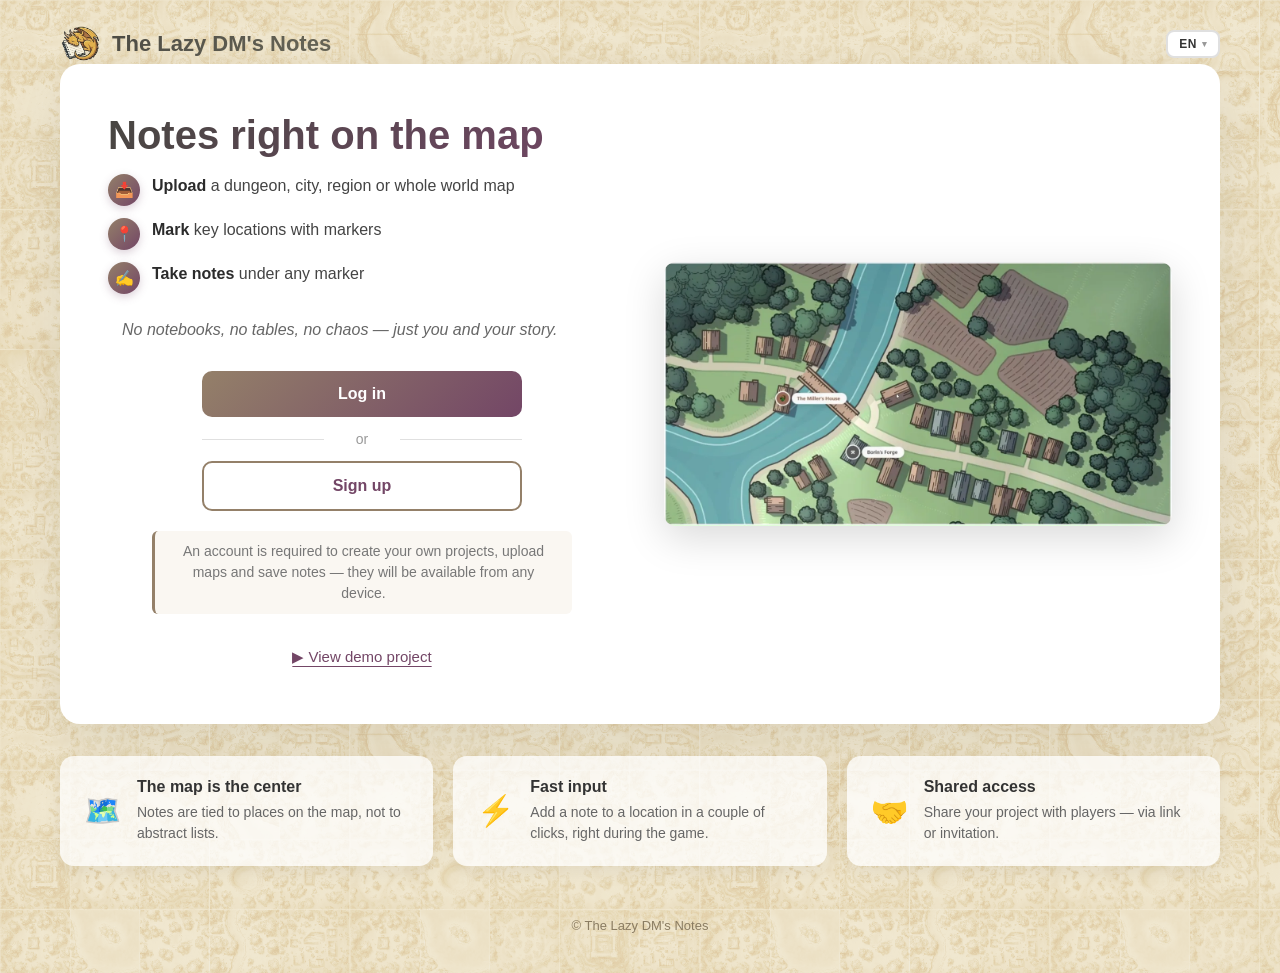
<file: index.html>
<!DOCTYPE html>
<html lang="en">
<head>
    <meta charset="UTF-8">
    <meta name="viewport" content="width=device-width, initial-scale=1.0">
    <title>The Lazy DM's Notes — map notes for D&D</title>
    <meta name="description" content="Take notes right on dungeon and region maps. Perfect for D&D Dungeon Masters who value their time.">
    <link rel="stylesheet" href="./css/landing.css">
    <link rel="icon" href="./icons/yellow_dragon_sleep.ico" type="image/x-icon">
    <script>
        if (localStorage.getItem('token')) {
            window.location.href = './projects.html';
        }
    </script>
</head>
<body>
    <div class="landing">
        <header class="landing-header">
            <div class="logo">
                <img src="./icons/logo.png" alt="" class="logo-img">
                <span data-i18n="app.name">The Lazy DM's Notes</span>
            </div>
            <div id="langSwitcher" class="lang-switcher" aria-label="Language"></div>
        </header>

        <main class="hero">
            <div class="hero-text">
                <h1 data-i18n="landing.title">Notes right on the map</h1>
                <ul class="hero-steps">
                    <li>
                        <span class="step-icon">📥</span>
                        <span class="step-text">
                            <strong data-i18n="landing.step1_strong">Upload</strong>
                            <span data-i18n="landing.step1_text">a dungeon, city, region or whole world map</span>
                        </span>
                    </li>
                    <li>
                        <span class="step-icon">📍</span>
                        <span class="step-text">
                            <strong data-i18n="landing.step2_strong">Mark</strong>
                            <span data-i18n="landing.step2_text">key locations with markers</span>
                        </span>
                    </li>
                    <li>
                        <span class="step-icon">✍️</span>
                        <span class="step-text">
                            <strong data-i18n="landing.step3_strong">Take notes</strong>
                            <span data-i18n="landing.step3_text">under any marker</span>
                        </span>
                    </li>
                </ul>

                <p class="hero-tagline" data-i18n="landing.tagline">
                    No notebooks, no tables, no chaos — just you and your story.
                </p>

                <div class="auth-block">
                    <a href="./login.html" class="btn btn-primary" data-i18n="landing.login">Log in</a>
                    <span class="divider" data-i18n="landing.or">or</span>
                    <a href="./register.html" class="btn btn-secondary" data-i18n="landing.register">Sign up</a>
                </div>

                <p class="auth-hint" data-i18n="landing.auth_hint">
                    An account is required to create your own projects, upload maps and save notes — they will be available from any device.
                </p>

                <a href="./project.html?id=26&share=kpfu7ovqhjhpCNQpkMEA01MhO54c3gxL" class="btn btn-demo" data-i18n="demo.open">
                    ▶ View demo project
                </a>
            </div>

            <div class="hero-image">
                <video
                    src="./gallery/demo.mp4"
                    poster="./gallery/demo-poster.webp"
                    autoplay
                    loop
                    muted
                    playsinline
                    preload="metadata"
                ></video>
            </div>
        </main>

        <section class="features">
            <div class="feature">
                <div class="feature-icon">🗺️</div>
                <div class="feature-body">
                    <h3 data-i18n="landing.feature1_title">The map is the center</h3>
                    <p data-i18n="landing.feature1_text">Notes are tied to places on the map, not to abstract lists.</p>
                </div>
            </div>
            <div class="feature">
                <div class="feature-icon">⚡</div>
                <div class="feature-body">
                    <h3 data-i18n="landing.feature2_title">Fast input</h3>
                    <p data-i18n="landing.feature2_text">Add a note to a location in a couple of clicks, right during the game.</p>
                </div>
            </div>
            <div class="feature">
                <div class="feature-icon">🤝</div>
                <div class="feature-body">
                    <h3 data-i18n="landing.feature3_title">Shared access</h3>
                    <p data-i18n="landing.feature3_text">Share your project with players — via link or invitation.</p>
                </div>
            </div>
        </section>

        <footer class="landing-footer">
            <span data-i18n="landing.footer">© The Lazy DM's Notes</span>
        </footer>
    </div>

    <script src="./js/config.js"></script>
    <script src="./js/i18n.js"></script>
    <script>
        initI18n();
    </script>
</body>
</html>
</file>
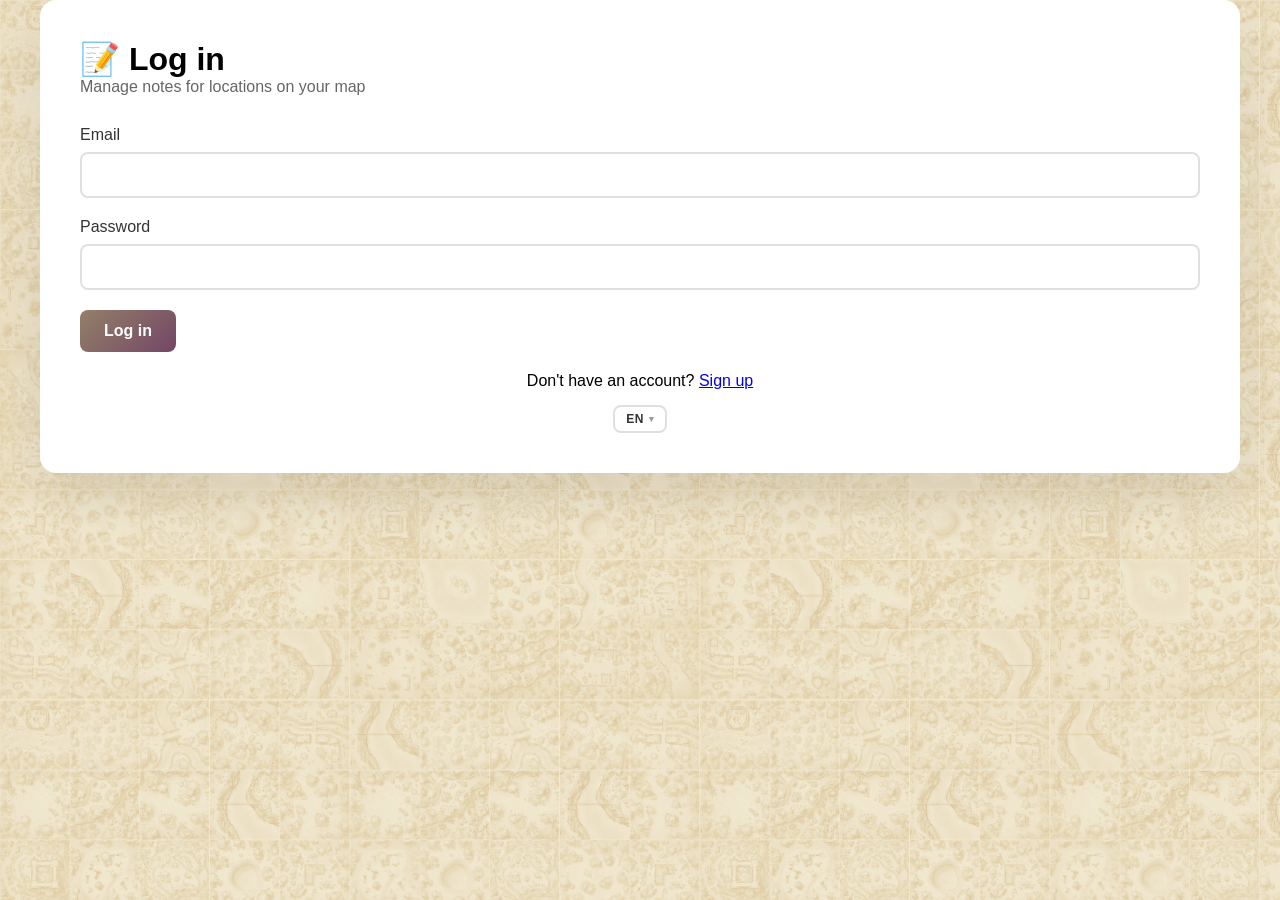
<file: login.html>
<!DOCTYPE html>
<html lang="en">
<head>
    <meta charset="UTF-8">
    <meta name="viewport" content="width=device-width, initial-scale=1.0">
    <title>Log in - The Lazy DM's Notes</title>
    <link rel="stylesheet" href="./css/styles.css">
    <link rel="icon" href="./icons/yellow_dragon_sleep.ico" type="image/x-icon">
</head>
<body>
    <div class="container">
        <div class="card">
            <h1 data-i18n="auth.login_title">📝 Log in</h1>
            <p style="color: #666; margin-bottom: 30px;" data-i18n="auth.login_subtitle">
                Manage notes for locations on your map
            </p>

            <form id="loginForm">
                <div class="form-group">
                    <label data-i18n="auth.email_label">Email</label>
                    <input type="text" id="email" required autocomplete="email">
                </div>
                <div class="form-group">
                    <label data-i18n="auth.password_label">Password</label>
                    <input type="password" id="password" required autocomplete="current-password">
                </div>
                <button type="submit" data-i18n="auth.login_button">Log in</button>
            </form>

            <p style="margin-top: 20px; text-align: center;">
                <span data-i18n="auth.no_account">Don't have an account?</span>
                <a href="./register.html" data-i18n="auth.register_link">Sign up</a>
            </p>

            <div style="text-align: center; margin-top: 15px;">
                <div id="langSwitcher" class="lang-switcher" aria-label="Language"></div>
            </div>
        </div>
        <div class="system-message-container"></div>
    </div>

    <script src="./js/config.js"></script>
    <script src="./js/i18n.js"></script>
    <script src="./js/common.js"></script>
    <script>
        (async () => {
            await initI18n();
            loadUserInfo();

            document.getElementById('loginForm').addEventListener('submit', async (e) => {
                e.preventDefault();

                const email = document.getElementById('email').value;
                const password = document.getElementById('password').value;

                try {
                    const response = await fetch(`${API_URL}/auth/login`, {
                        method: 'POST',
                        headers: { 'Content-Type': 'application/json' },
                        body: JSON.stringify({ email, password })
                    });

                    const data = await response.json();

                    if (response.ok) {
                        localStorage.setItem('token', data.token);
                        localStorage.setItem('username', data.username);

                        const pendingInvite = localStorage.getItem('pendingInvite');
                        if (pendingInvite) {
                            localStorage.removeItem('pendingInvite');
                            window.location.href = `/invite.html?token=${pendingInvite}`;
                        } else {
                            window.location.href = './projects.html';
                        }
                    } else {
                        showMessage(data.message || t('auth.error_login'));
                    }
                } catch (error) {
                    showMessage(t('common.error_connection'));
                }
            });
        })();
    </script>
</body>
</html>
</file>
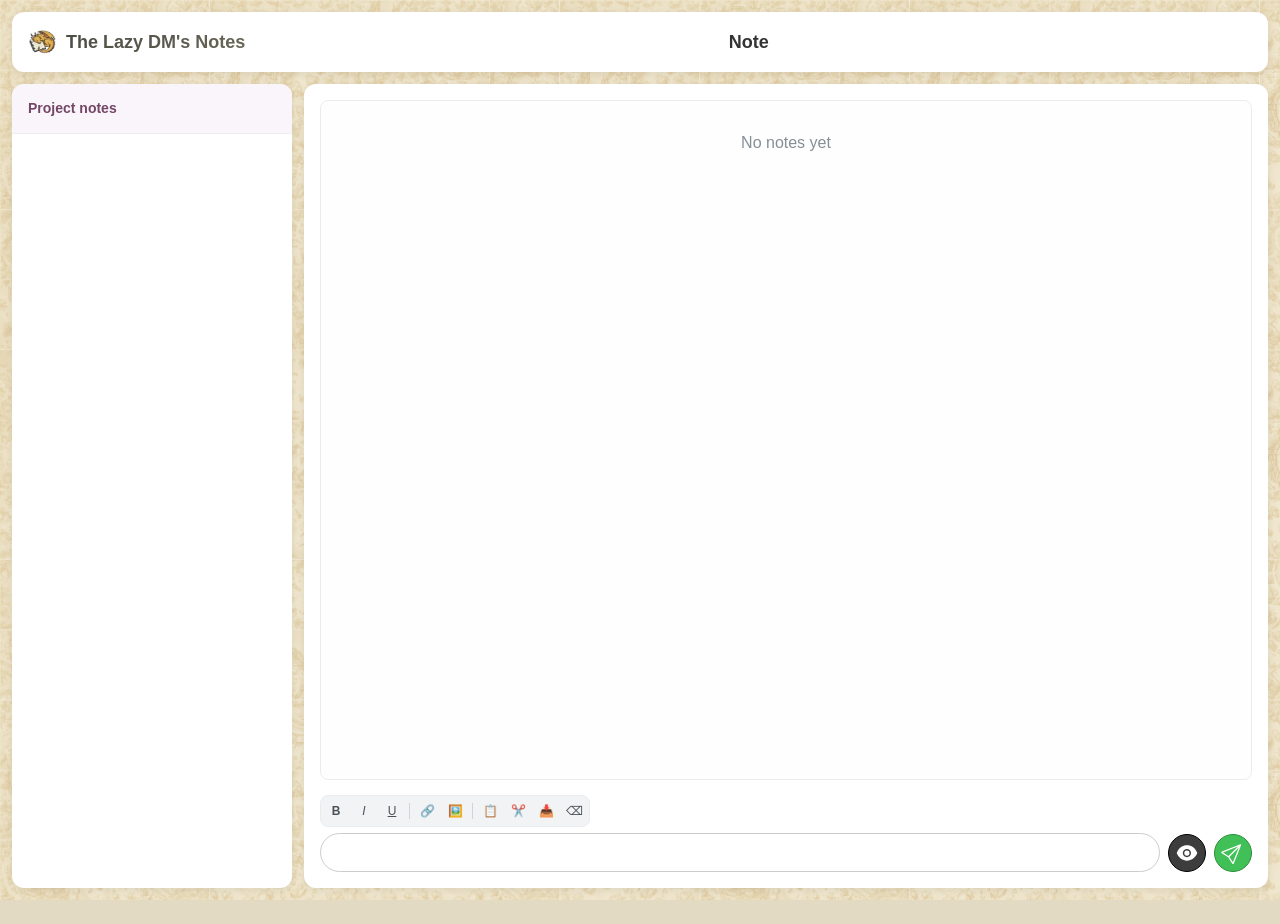
<file: note.html>
<!DOCTYPE html>
<html lang="en">
<head>
    <meta charset="UTF-8">
    <meta name="viewport" content="width=device-width, initial-scale=1.0, maximum-scale=1.0, user-scalable=no">
    <title data-i18n="note.default_title">Note — The Lazy DM's Notes</title>
    <link rel="icon" href="./icons/yellow_dragon_sleep.ico" type="image/x-icon">
    <link rel="stylesheet" href="./css/chat-view.css">
    <link rel="stylesheet" href="./css/notes_styles.css">
</head>
<body>
    <div class="container">
        <div class="navbar">
            <div class="navbar-left">
                <button id="notesSidebarToggle" class="sidebar-toggle"
                        data-i18n-title="note.sidebar_title"
                        title="Project notes" aria-label="Project notes">☰</button>
                <a href="./project.html" class="logo" id="backToProjectLink">
                    <img src="./icons/logo.png" alt="" class="logo-img">
                    <span class="logo-text" data-i18n="app.name">The Lazy DM's Notes</span>
                </a>
            </div>
            <div class="navbar-center">
                <h1 id="noteTitleTop" class="note-title-top" data-i18n="note.default_title">Note</h1>
            </div>
            <div class="navbar-right">
            </div>
        </div>

        <div class="notes-layout">
            <aside id="notesSidebar" class="notes-sidebar" aria-label="Project notes">
                <div class="notes-sidebar-header">
                    <span data-i18n="note.sidebar_title">Project notes</span>
                </div>
                <div id="notesList" class="notes-list"></div>
            </aside>

            <div id="notesSidebarOverlay" class="sidebar-overlay hidden"></div>

            <main id="viewModalContent" class="view-modal-content notes-center">
                <div class="view-modal-body">
                    <div id="chatMessages" class="chat-messages"></div>
                    <div id="chatInputArea" class="chat-input-area">
                        <div id="staticFormatToolbar" class="static-format-toolbar">
                            <button class="format-btn" data-format="bold" data-i18n-title="map.format_bold" title="Bold (Ctrl+B)"><b>B</b></button>
                            <button class="format-btn" data-format="italic" data-i18n-title="map.format_italic" title="Italic (Ctrl+I)"><i>I</i></button>
                            <button class="format-btn" data-format="underline" data-i18n-title="map.format_underline" title="Underline (Ctrl+U)"><u>U</u></button>
                            <span class="format-sep"></span>
                            <button class="format-btn" data-format="link" data-i18n-title="map.format_link" title="Link">🔗</button>
                            <button class="format-btn" data-format="image" data-i18n-title="map.format_image" title="Image by URL">🖼️</button>
                            <span class="format-sep"></span>
                            <button class="format-btn" data-format="copy" data-i18n-title="map.format_copy" title="Copy">📋</button>
                            <button class="format-btn" data-format="cut" data-i18n-title="map.format_cut" title="Cut">✂️</button>
                            <button class="format-btn" data-format="paste" data-i18n-title="map.format_paste" title="Paste">📥</button>
                            <button class="format-btn" data-format="clear" data-i18n-title="map.format_clear" title="Clear formatting">⌫</button>
                        </div>
                        <div class="chat-input-row">
                            <div id="chatInput" class="chat-input-resizable" contenteditable="true"></div>
                            <button id="visChatBtn" class="visible-message-btn"
                                    data-i18n-title="map.notification_visibility_all"
                                    title="Note will be visible to everyone"></button>
                            <button id="sendChatBtn" class="send-message-btn"></button>
                        </div>
                    </div>
                </div>
            </main>
        </div>
    </div>

    <div id="formatToolbar" class="format-toolbar hidden">
        <button class="format-btn" data-format="bold" data-i18n-title="map.format_bold" title="Bold (Ctrl+B)"><b>B</b></button>
        <button class="format-btn" data-format="italic" data-i18n-title="map.format_italic" title="Italic (Ctrl+I)"><i>I</i></button>
        <button class="format-btn" data-format="underline" data-i18n-title="map.format_underline" title="Underline (Ctrl+U)"><u>U</u></button>
        <span class="format-sep"></span>
        <button class="format-btn" data-format="link" data-i18n-title="map.format_link" title="Link">🔗</button>
        <button class="format-btn" data-format="image" data-i18n-title="map.format_image" title="Image by URL">🖼️</button>
        <span class="format-sep"></span>
        <button class="format-btn" data-format="copy" data-i18n-title="map.format_copy" title="Copy">📋</button>
        <button class="format-btn" data-format="cut" data-i18n-title="map.format_cut" title="Cut">✂️</button>
        <button class="format-btn" data-format="paste" data-i18n-title="map.format_paste" title="Paste">📥</button>
        <button class="format-btn" data-format="clear" data-i18n-title="map.format_clear" title="Clear formatting">⌫</button>
    </div>

    <div id="linkDialog" class="link-dialog hidden">
        <div class="link-dialog-content">
            <h4 id="linkDialogTitle" data-i18n="chat.link_dialog_title">Insert link</h4>

            <div class="link-dialog-tabs">
                <button type="button" class="link-dialog-tab active" data-link-tab="url"  data-i18n="chat.link_tab_url">URL</button>
                <button type="button" class="link-dialog-tab"        data-link-tab="map"  data-i18n="chat.link_tab_map">Map</button>
                <button type="button" class="link-dialog-tab"        data-link-tab="note" data-i18n="chat.link_tab_note">Note</button>
            </div>

            <!-- Вкладка «Ссылка» -->
            <div class="link-dialog-pane" data-link-pane="url">
                <input type="text" id="linkDialogUrl" data-i18n-placeholder="chat.link_dialog_url_placeholder" placeholder="https://..." />
            </div>

            <!-- Вкладка «Карта» -->
            <div class="link-dialog-pane hidden" data-link-pane="map">
                <input type="text" id="linkMapFilter" class="link-dialog-filter"
                       data-i18n-placeholder="chat.link_filter_placeholder" placeholder="Search..." />
                <div id="linkMapList" class="link-dialog-list"></div>
            </div>

            <!-- Вкладка «Заметка» -->
            <div class="link-dialog-pane hidden" data-link-pane="note">
                <input type="text" id="linkNoteFilter" class="link-dialog-filter"
                       data-i18n-placeholder="chat.link_filter_placeholder" placeholder="Search..." />
                <div id="linkNoteList" class="link-dialog-list"></div>
            </div>

            <input type="text" id="linkDialogText"
                   data-i18n-placeholder="chat.link_dialog_text_placeholder" placeholder="Text (optional)" />

            <div class="link-dialog-buttons">
                <button id="linkDialogCancel" data-i18n="chat.link_dialog_cancel">Cancel</button>
                <button id="linkDialogOk" class="primary" data-i18n="chat.link_dialog_ok">Insert</button>
            </div>
        </div>
    </div>

    <div id="imageUploadDialog" class="link-dialog hidden">
        <div class="link-dialog-content image-upload-dialog-content">
            <h4 data-i18n="map.image_dialog_title">Insert image</h4>
            <div class="image-upload-tabs">
                <button type="button" class="image-upload-tab active" data-tab="url" data-i18n="map.image_tab_url">By URL</button>
                <button type="button" class="image-upload-tab" data-tab="file" data-i18n="map.image_tab_file">Upload</button>
            </div>
            <div class="image-upload-pane" data-pane="url">
                <input type="text" id="imageUploadUrl" data-i18n-placeholder="map.image_dialog_url_placeholder" placeholder="https://..." />
            </div>
            <div class="image-upload-pane hidden" data-pane="file">
                <input type="file" id="imageUploadFile" accept="image/png,image/jpeg,image/webp,image/avif" />
                <div id="imageUploadPreviewWrap" class="image-upload-preview-wrap hidden">
                    <img id="imageUploadPreview" alt="Preview" />
                    <div id="imageUploadInfo" class="image-upload-info"></div>
                </div>
            </div>
            <div id="imageUploadError" class="image-upload-error hidden"></div>
            <div class="link-dialog-buttons">
                <button id="imageUploadCancel" type="button" data-i18n="map.link_dialog_cancel">Cancel</button>
                <button id="imageUploadOk" type="button" class="primary" disabled data-i18n="map.image_dialog_ok">Insert</button>
            </div>
        </div>
    </div>

    <script src="./js/sockjs.min.js"></script>
    <script src="./js/stomp.min.js"></script>
    <script src="./js/config.js"></script>
    <script src="./js/i18n.js"></script>
    <script src="./js/common.js"></script>
    <script src="./js/WsClient.js"></script>
    <script src="./js/image-compress.js"></script>
    <script src="./js/chat-view.js"></script>
    <script>
        (async () => {
            await initI18n();
            const script = document.createElement('script');
            script.src = './js/notes.js';
            document.body.appendChild(script);
        })();
    </script>
</body>
</html>
</file>
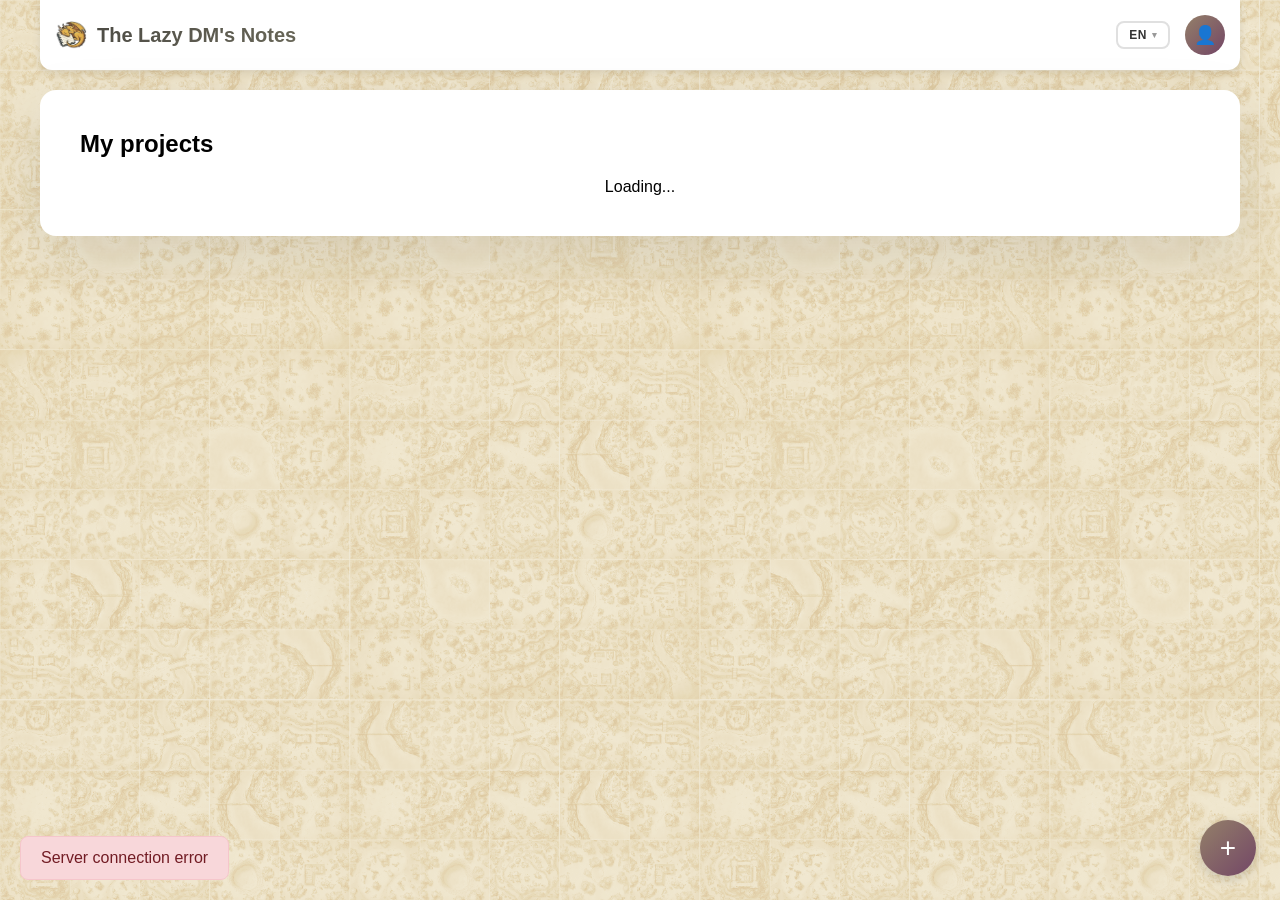
<file: project.html>
<!DOCTYPE html>
<html lang="en">
<head>
    <meta charset="UTF-8">
    <meta name="viewport" content="width=device-width, initial-scale=1.0">
    <title data-i18n="nav.projects">The Lazy DM's Notes</title>
    <link rel="stylesheet" href="./css/styles.css">
    <link rel="icon" href="./icons/yellow_dragon_sleep.ico" type="image/x-icon">
</head>
<body>
    <div class="container">
        <div class="navbar">
            <a href="./projects.html" class="logo">
                <img src="./icons/logo.png" alt="" class="logo-img">
                <span data-i18n="app.name">The Lazy DM's Notes</span>
            </a>
            <div style="display: flex; align-items: center; gap: 15px;">
                <div id="langSwitcher" class="lang-switcher" aria-label="Language"></div>
                <div class="user-info" onclick="toggleUserMenu()">
                    <div class="user-avatar">
                        <span id="avatarLetter"></span>
                    </div>
                    <div id="userDropdownMenu" class="user-dropdown">
                        <div class="user-dropdown-item">
                            <div class="user-dropdown-username" id="userNameSpan"></div>
                        </div>
                        <div id="userDropdownActions"></div>
                    </div>
                </div>
            </div>
        </div>

        <!-- <div class="card header">
            <div id="projectInfo">
                <div style="text-align: center;" data-i18n="common.loading_project">Loading project...</div>
            </div>
        </div> -->

        <div class="card">
            <div id="breadcrumbs" class="breadcrumbs-wrapper"></div>

            <div class="tabs-filter">
                <button class="tab-btn active" data-filter="all" onclick="setFilter('all')" data-i18n="project.tab_all">All</button>
                <button class="tab-btn" data-filter="notes" onclick="setFilter('notes')" data-i18n="project.tab_notes">📝 Notes</button>
                <button class="tab-btn" data-filter="maps" onclick="setFilter('maps')" data-i18n="project.tab_maps">🗺️ Maps</button>
            </div>

            <div id="itemsList" class="maps-list">
                <div style="text-align: center;" data-i18n="common.loading">Loading...</div>
            </div>
        </div>
        <div class="system-message-container"></div>
    </div>

    <!-- Модалка карты -->
    <div id="mapModal" class="modal">
        <div class="modal-content">
            <div class="modal-header">
                <h3 id="mapModalTitle" data-i18n="project.create_map">Create map</h3>
                <button class="close-modal" onclick="closeMapModal()">&times;</button>
            </div>
            <form id="mapForm">
                <div class="form-group">
                    <label data-i18n="project.map_title_label">Title</label>
                    <input type="text" id="mapTitle" required>
                </div>
                <div class="form-group">
                    <label data-i18n="project.map_description_label">Description</label>
                    <textarea id="mapDescription" rows="6"></textarea>
                </div>

                <div class="form-group">
                    <label data-i18n="project.folder_label">Folder</label>
                    <select id="mapFolderPicker" class="folder-picker"></select>
                </div>

                <div class="form-group">
                    <label data-i18n="project.map_upload_type_label">Image upload method</label>
                    <div class="image-upload-options">
                        <label class="radio-option">
                            <input type="radio" name="imageUploadType" value="url" checked onchange="toggleImageUploadType()">
                            <span data-i18n="project.upload_by_url">By URL</span>
                        </label>
                        <label class="radio-option">
                            <input type="radio" name="imageUploadType" value="file" onchange="toggleImageUploadType()">
                            <span data-i18n="project.upload_by_file">Upload file</span>
                        </label>
                    </div>
                </div>

                <div class="form-group" id="imageUrlGroup">
                    <label data-i18n="project.image_url_label">Image URL</label>
                    <input type="text" id="mapImageUrl"
                           data-i18n-placeholder="project.image_url_placeholder"
                           data-i18n-title="project.image_url_hint"
                           placeholder="https://example.com/image.jpg">
                </div>

                <div class="form-group hidden" id="imageFileGroup">
                    <label data-i18n="project.image_file_label">Choose an image</label>
                    <input type="file" id="mapImageFile" accept="image/*">
                    <small class="file-hint" data-i18n="project.image_file_hint">
                        Supported formats: JPG, JPEG, WEBP. Maximum size: 30 MB
                    </small>
                    <div id="imagePreview" class="image-preview hidden">
                        <img id="previewImage" src="" alt="Preview">
                        <button type="button" class="remove-preview-btn" onclick="removeImagePreview()">✕</button>
                    </div>
                </div>

                <div class="visibility-option">
                    <div class="visibility-label">
                        <span data-i18n="project.visibility_map_label">Map visibility</span>
                        <small data-i18n="project.visibility_map_hint">If disabled, the map will be hidden from other participants</small>
                    </div>
                    <label class="toggle-switch">
                        <input type="checkbox" id="mapVisibility" checked>
                        <span class="toggle-slider"></span>
                    </label>
                </div>
                <button type="submit" data-i18n="common.save">Save</button>
            </form>
        </div>
    </div>

    <!-- Модалка заметки -->
    <div id="noteModal" class="modal">
        <div class="modal-content">
            <div class="modal-header">
                <h3 id="noteModalTitle" data-i18n="project.create_note">Create note</h3>
                <button class="close-modal" onclick="closeNoteModal()">&times;</button>
            </div>
            <form id="noteForm">
                <div class="form-group">
                    <label data-i18n="project.note_title_label">Title</label>
                    <input type="text" id="noteTitle" required>
                </div>
                <div class="form-group">
                    <label data-i18n="project.note_description_label">Description</label>
                    <textarea id="noteDescription" rows="6"></textarea>
                </div>

                <div class="form-group">
                    <label data-i18n="project.folder_label">Folder</label>
                    <select id="noteFolderPicker" class="folder-picker"></select>
                </div>

                <div class="visibility-option">
                    <div class="visibility-label">
                        <span data-i18n="project.visibility_note_label">Note visibility</span>
                        <small data-i18n="project.visibility_note_hint">If disabled, the note will be hidden from other participants</small>
                    </div>
                    <label class="toggle-switch">
                        <input type="checkbox" id="noteVisibility" checked>
                        <span class="toggle-slider"></span>
                    </label>
                </div>
                <button type="submit" data-i18n="common.save">Save</button>
            </form>
        </div>
    </div>

    <!-- Модалка папки -->
    <div id="folderModal" class="modal">
        <div class="modal-content">
            <div class="modal-header">
                <h3 id="folderModalTitle" data-i18n="project.create_folder">Create folder</h3>
                <button class="close-modal" onclick="closeFolderModal()">&times;</button>
            </div>
            <form id="folderForm">
                <div class="form-group">
                    <label data-i18n="project.folder_title_label">Title</label>
                    <input type="text" id="folderTitle" required>
                </div>

                <div class="form-group">
                    <label data-i18n="project.folder_description_label">Description</label>
                    <textarea id="folderDescription" rows="6"></textarea>
                </div>

                <div class="form-group">
                    <label data-i18n="project.folder_parent_label">Parent folder</label>
                    <select id="folderParentPicker" class="folder-picker"></select>
                </div>

                <div class="visibility-option">
                    <div class="visibility-label">
                        <span data-i18n="project.visibility_folder_label">Folder visibility</span>
                        <small data-i18n="project.visibility_folder_hint">If disabled, the folder will be hidden from other participants</small>
                    </div>
                    <label class="toggle-switch">
                        <input type="checkbox" id="folderVisibility" checked>
                        <span class="toggle-slider"></span>
                    </label>
                </div>
                <button type="submit" data-i18n="common.save">Save</button>
            </form>
        </div>
    </div>

    <!-- Модалка удаления папки -->
    <div id="deleteFolderModal" class="modal">
        <div class="modal-content delete-folder-modal">
            <div class="modal-header">
                <h3 data-i18n="project.delete_folder_title">Delete folder</h3>
                <button class="close-modal" onclick="closeDeleteFolderModal()">&times;</button>
            </div>
            <p data-i18n="project.delete_folder_question">What to do with the folder contents?</p>
            <div class="delete-folder-actions">
                <button type="button" class="secondary" onclick="confirmDeleteFolderMove()" data-i18n="project.delete_folder_move">Move to parent</button>
                <button type="button" class="danger" onclick="confirmDeleteFolderCascade()" data-i18n="project.delete_folder_cascade">Delete with contents</button>
                <button type="button" class="secondary" onclick="closeDeleteFolderModal()" data-i18n="common.cancel">Cancel</button>
            </div>
        </div>
    </div>

    <div id="addButtonWrapper" class="fab-wrapper">
        <div id="fabMenu" class="fab-menu">
            <button class="fab-menu-item" onclick="showCreateFolderModal()" data-i18n="project.fab_folder">📁 Folder</button>
            <button class="fab-menu-item" onclick="showCreateMapModal()" data-i18n="project.fab_map">🗺️ Map</button>
            <button class="fab-menu-item" onclick="showCreateNoteModal()" data-i18n="project.fab_note">📝 Note</button>
        </div>
        <button id="addButton" class="fab" onclick="toggleFabMenu(event)" data-i18n-aria-label="project.fab_create" aria-label="Create">+</button>
    </div>

    <script src="./js/config.js"></script>
    <script src="./js/i18n.js"></script>
    <script src="./js/common.js"></script>
    <script src="./js/project.js"></script>
</body>
</html>
</file>
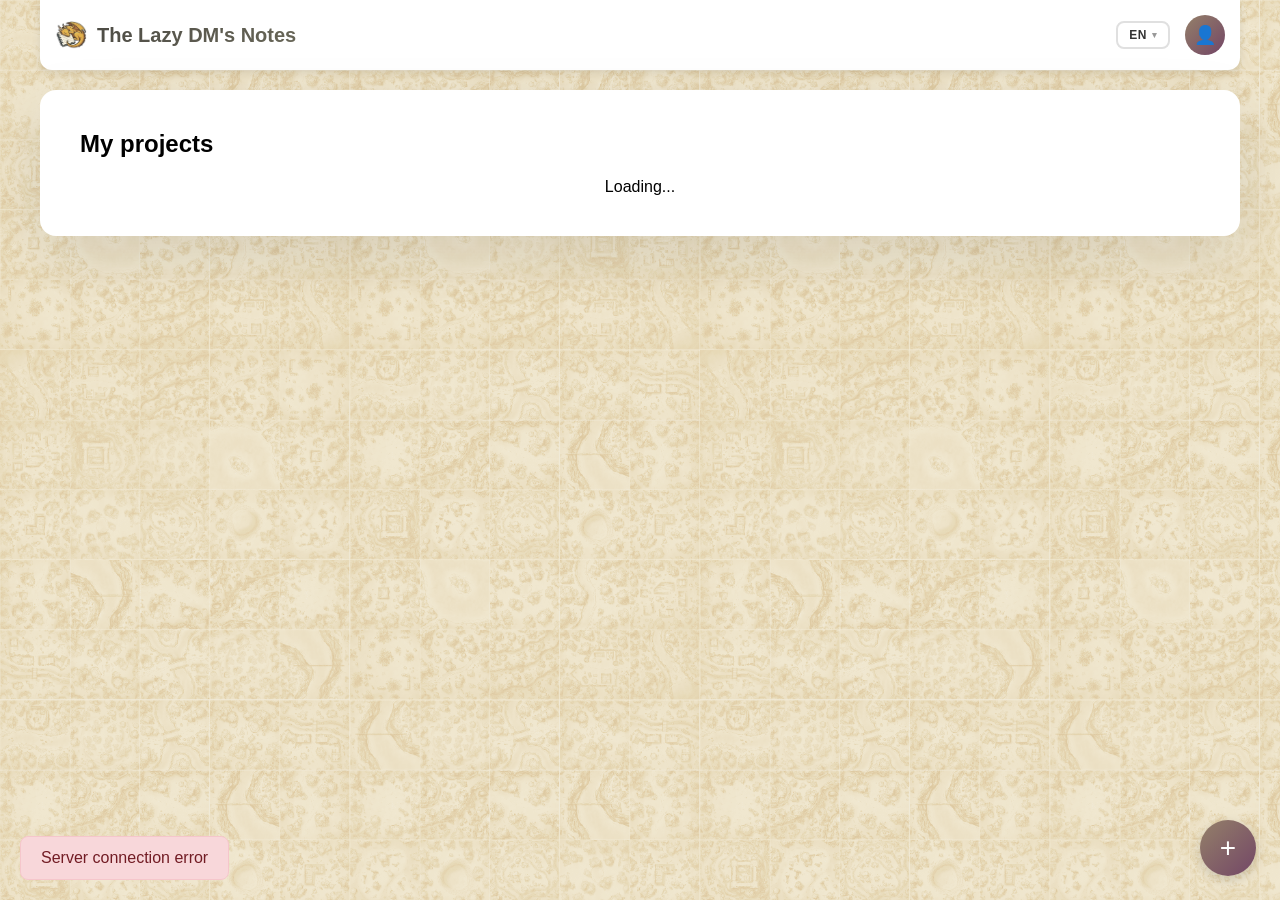
<file: projects.html>
<!DOCTYPE html>
<html lang="en">
<head>
    <meta charset="UTF-8">
    <meta name="viewport" content="width=device-width, initial-scale=1.0">
    <title data-i18n="nav.projects">Projects</title>
    <link rel="stylesheet" href="./css/styles.css">
    <link rel="icon" href="./icons/yellow_dragon_sleep.ico" type="image/x-icon">
</head>
<body>
    <div class="container">
        <div class="navbar">
            <div class="logo">
                <img src="./icons/logo.png" alt="" class="logo-img">
                <span data-i18n="app.name">The Lazy DM's Notes</span>
            </div>
            <div style="display: flex; align-items: center; gap: 15px;">
                <div id="langSwitcher" class="lang-switcher" aria-label="Language"></div>
                <div class="user-info" onclick="toggleUserMenu()">
                    <div class="user-avatar">
                        <span id="avatarLetter"></span>
                    </div>
                    <div id="userDropdownMenu" class="user-dropdown">
                        <div class="user-dropdown-item">
                            <div class="user-dropdown-username" id="userNameSpan"></div>
                        </div>
                        <div id="userDropdownActions"></div>
                    </div>
                </div>
            </div>
        </div>

        <div class="card">
            <div style="display: flex; justify-content: space-between; align-items: center; margin-bottom: 20px;">
                <h2 data-i18n="projects.title">My projects</h2>
            </div>
            <div id="projectsList" class="projects-grid">
                <div style="text-align: center; grid-column: 1/-1;" data-i18n="common.loading">Loading...</div>
            </div>
        </div>
        <div class="system-message-container"></div>
    </div>

    <div id="projectModal" class="modal">
        <div class="modal-content">
            <div class="modal-header">
                <h3 id="projectModalTitle" data-i18n="projects.create_title">Create project</h3>
                <button class="close-modal" onclick="closeProjectModal()">&times;</button>
            </div>
            <form id="projectForm">
                <div class="form-group">
                    <label data-i18n="projects.title_label">Project title</label>
                    <input type="text" id="projectTitle" required>
                </div>
                <div class="form-group">
                    <label data-i18n="projects.description_label">Description</label>
                    <textarea id="projectDescription" rows="4"></textarea>
                </div>
                <button type="submit" data-i18n="common.save">Save</button>
            </form>
        </div>
    </div>

    <button id="addButton" class="fab" onclick="showCreateProjectModal()" aria-label="Create">
        +
    </button>

    <script src="./js/config.js"></script>
    <script src="./js/i18n.js"></script>
    <script src="./js/common.js"></script>
    <script src="./js/projects.js"></script>
</body>
</html>
</file>
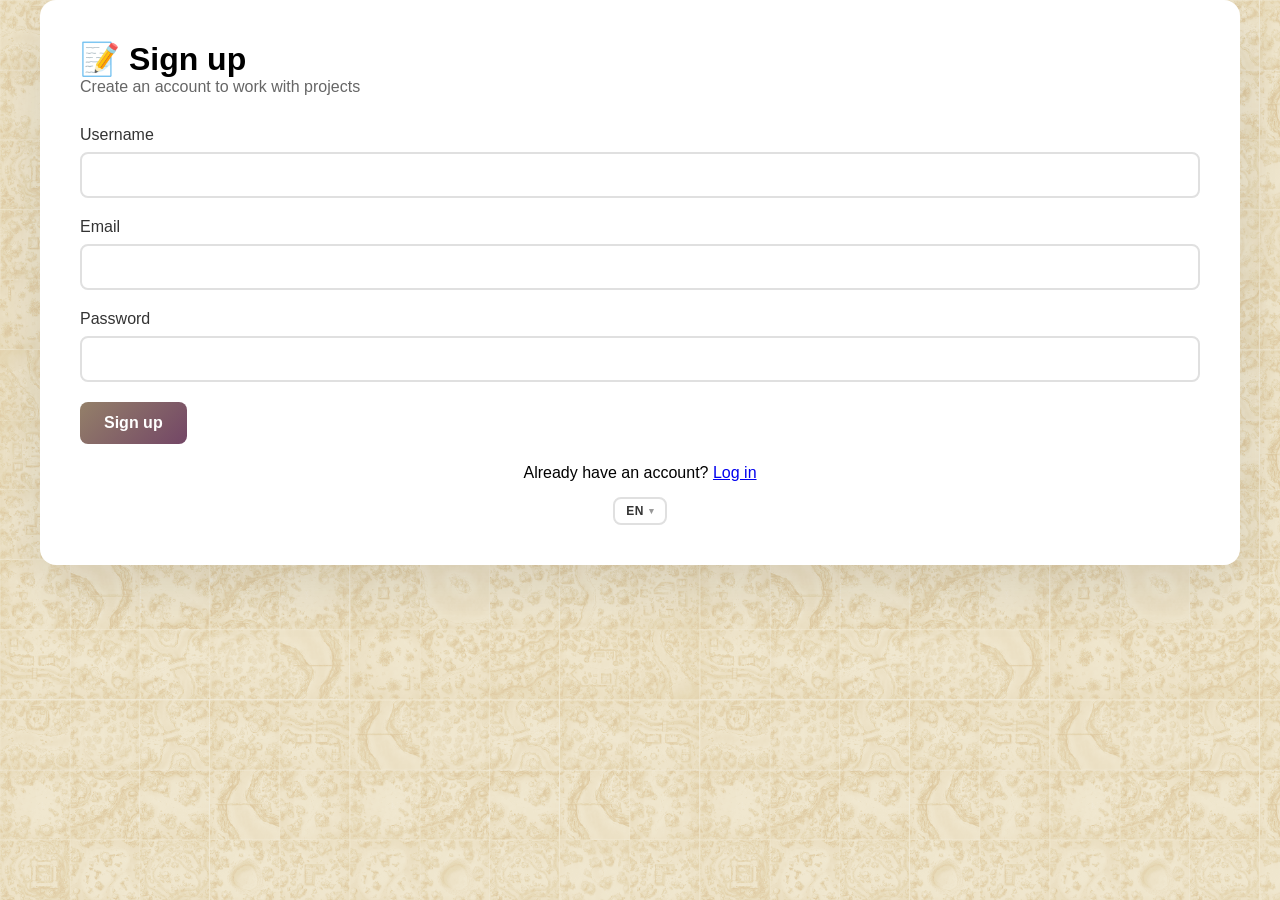
<file: register.html>
<!DOCTYPE html>
<html lang="en">
<head>
    <meta charset="UTF-8">
    <meta name="viewport" content="width=device-width, initial-scale=1.0">
    <title>Sign up - The Lazy DM's Notes</title>
    <link rel="stylesheet" href="./css/styles.css">
    <link rel="icon" href="./icons/yellow_dragon_sleep.ico" type="image/x-icon">
</head>
<body>
    <div class="container">
        <div class="card">
            <h1 data-i18n="auth.register_title">📝 Sign up</h1>
            <p style="color: #666; margin-bottom: 30px;" data-i18n="auth.register_subtitle">
                Create an account to work with projects
            </p>

            <form id="registerForm">
                <div class="form-group">
                    <label data-i18n="auth.username_label">Username</label>
                    <input type="text" id="username" required>
                </div>
                <div class="form-group">
                    <label data-i18n="auth.email_label">Email</label>
                    <input type="email" id="email" required>
                </div>
                <div class="form-group">
                    <label data-i18n="auth.password_label">Password</label>
                    <input type="password" id="password" required>
                </div>
                <button type="submit" data-i18n="auth.register_button">Sign up</button>
            </form>

            <p style="margin-top: 20px; text-align: center;">
                <span data-i18n="auth.have_account">Already have an account?</span>
                <a href="./login.html" data-i18n="auth.login_link">Log in</a>
            </p>

            <div style="text-align: center; margin-top: 15px;">
                <div id="langSwitcher" class="lang-switcher" aria-label="Language"></div>
            </div>
        </div>
        <div class="system-message-container"></div>
    </div>

    <script src="./js/config.js"></script>
    <script src="./js/i18n.js"></script>
    <script src="./js/common.js"></script>
    <script>
        (async () => {
            await initI18n();
            loadUserInfo();

            document.getElementById('registerForm').addEventListener('submit', async (e) => {
                e.preventDefault();

                const username = document.getElementById('username').value;
                const email = document.getElementById('email').value;
                const password = document.getElementById('password').value;

                try {
                    const response = await fetch(`${API_URL}/auth/register`, {
                        method: 'POST',
                        headers: { 'Content-Type': 'application/json' },
                        body: JSON.stringify({ username, email, password })
                    });

                    const data = await response.json();

                    if (response.ok) {
                        localStorage.setItem('token', data.token);
                        localStorage.setItem('username', data.username);
                        window.location.href = './projects.html';
                    } else {
                        showMessage(data.message || t('auth.error_register'));
                    }
                } catch (error) {
                    showMessage(t('common.error_connection'));
                }
            });
        })();
    </script>
</body>
</html>
</file>
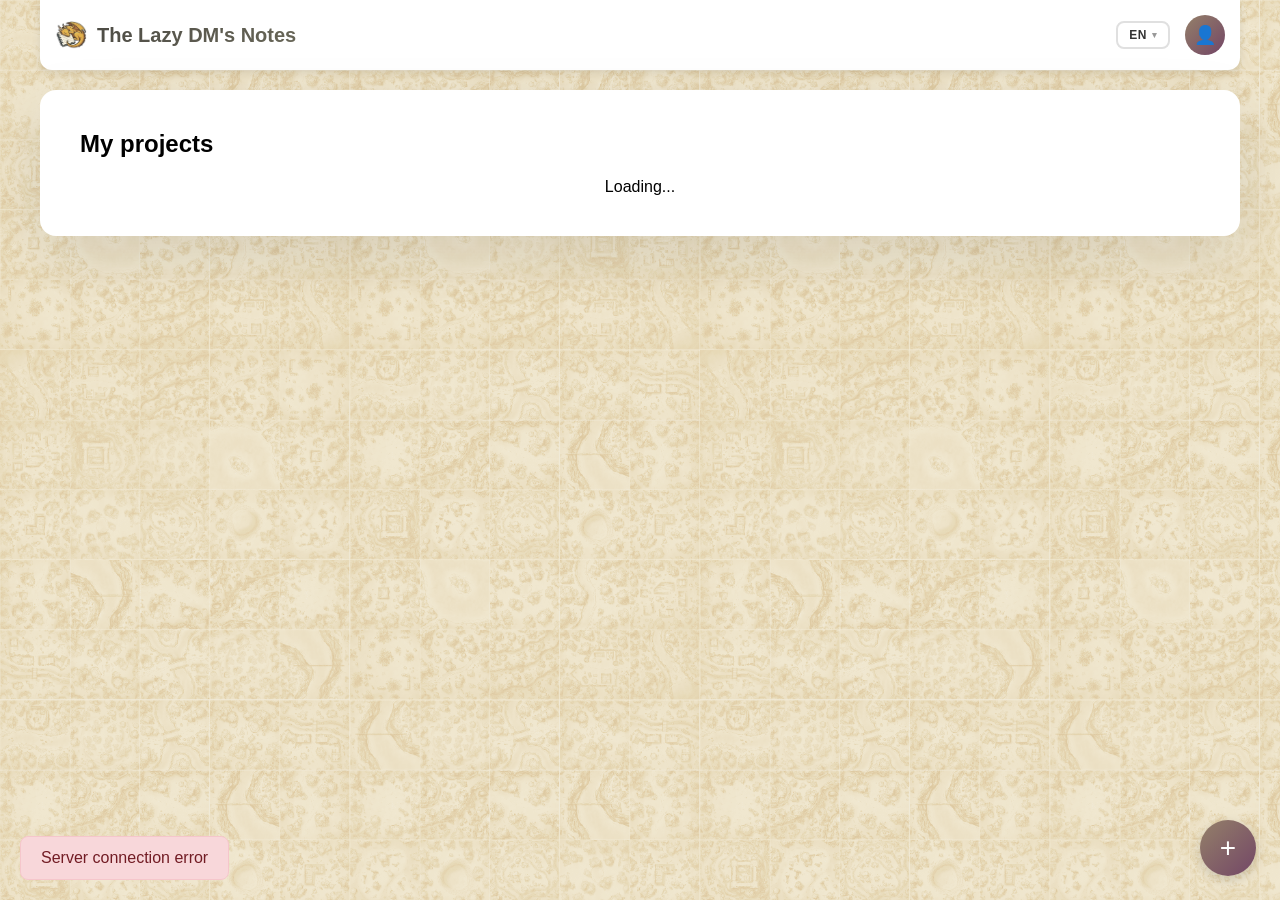
<file: share.html>
<!DOCTYPE html>
<html lang="en">
<head>
    <meta charset="UTF-8">
    <meta name="viewport" content="width=device-width, initial-scale=1.0">
    <title>Access management - The Lazy DM's Notes</title>
    <link rel="stylesheet" href="./css/styles.css">
    <link rel="icon" href="./icons/yellow_dragon_sleep.ico" type="image/x-icon">
</head>
<body>
    <div class="container">
        <div class="navbar">
            <div class="logo">
                <img src="./icons/logo.png" alt="" class="logo-img">
                <span data-i18n="app.name">The Lazy DM's Notes</span>
            </div>
            <div style="display: flex; align-items: center; gap: 15px;">
                <div id="langSwitcher" class="lang-switcher" aria-label="Language"></div>
                <div class="user-info" onclick="toggleUserMenu()">
                    <div class="user-avatar">
                        <span id="avatarLetter"></span>
                    </div>
                    <div id="userDropdownMenu" class="user-dropdown">
                        <div class="user-dropdown-item">
                            <div class="user-dropdown-username" id="userNameSpan"></div>
                        </div>
                        <div id="userDropdownActions"></div>
                    </div>
                </div>
            </div>
        </div>

        <div class="card">
            <div style="display: flex; justify-content: start; align-items: center;">
                <button onclick="window.location.href='./projects.html'" class="menu-trigger-btn" aria-label="Back">❮</button>
                <h2 id="projectInfo" data-i18n="share.title">Access management</h2>
            </div>

            <div style="margin: 20px 0; padding: 20px; background: #f8f9fa; border-radius: 8px;">
                <h3 style="margin-bottom: 15px;" data-i18n="share.invite_title">Invite a user</h3>
                <div style="display: flex; gap: 10px; flex-wrap: wrap;">
                    <input type="email" id="inviteEmail"
                           data-i18n-placeholder="share.email_placeholder"
                           placeholder="User email"
                           style="flex: 1; min-width: 200px;">
                    <input type="text" id="nickname"
                           data-i18n-placeholder="share.nickname_placeholder"
                           data-i18n-title="share.nickname_title"
                           placeholder="Nickname in project"
                           style="flex: 1; min-width: 100px;">
                    <select id="roleSelect" style="padding: 12px; border: 2px solid #e0e0e0; border-radius: 8px; background: white;">
                        <option value="READ_ONLY" data-i18n="share.role_readonly">📖 Read only</option>
                        <option value="CHAT" data-i18n="share.role_chat">💬 Notes only</option>
                        <option value="EDITOR" data-i18n="share.role_editor">✏️ Edit</option>
                        <option value="ADMIN" data-i18n="share.role_admin">✨ DM</option>
                    </select>
                    <button onclick="addUser()" style="width: auto; background: #28a745;" data-i18n="share.invite_button">Invite</button>
                </div>
                <div id="inviteMessage" style="margin-top: 10px; font-size: 14px; color: #666;"></div>
            </div>

            <div style="margin: 20px 0; padding: 20px; background: #f8f9fa; border-radius: 8px;">
                <h3 style="margin-bottom: 15px;" data-i18n="share.link_title">Share by link</h3>
                <div style="display: flex; gap: 10px; flex-wrap: wrap;">
                    <input type="email" id="shareLink"
                           data-i18n-placeholder="share.link_placeholder"
                           placeholder="Create a link for quick access for players to the project"
                           style="flex: 1; min-width: 200px; user-select: all;" readonly>
                    <button id="createShareLinkBtn" onclick="createShareLink()" style="width: auto; background: #28a745;" data-i18n="share.create_link">Create</button>
                    <button id="revokeShareLinkBtn" onclick="revokeShareLink()" style="width: auto; background: #D64022; display: none;" data-i18n="share.revoke_link">Revoke</button>
                </div>
                <div id="inviteMessageLink" style="margin-top: 10px; font-size: 14px; color: #666;"></div>
            </div>

            <h3 data-i18n="share.members_title">👥 Project members</h3>
            <div style="overflow-x: auto;">
                <table class="shared-users-table">
                    <thead>
                        <tr>
                            <th data-i18n="share.col_user">User</th>
                            <th data-i18n="share.col_email">Email</th>
                            <th data-i18n="share.col_nickname">Nickname</th>
                            <th data-i18n="share.col_role">Role</th>
                            <th data-i18n="share.col_actions">Actions</th>
                        </tr>
                    </thead>
                    <tbody id="usersList">
                        <tr><td colspan="5" style="text-align: center;" data-i18n="share.loading_users">Loading...</td></tr>
                    </tbody>
                </table>
            </div>
        </div>
        <div class="system-message-container"></div>
    </div>

    <script src="./js/config.js"></script>
    <script src="./js/i18n.js"></script>
    <script src="./js/common.js"></script>
    <script src="./js/share.js"></script>
</body>
</html>
</file>
<file: css/landing.css>
* {
    margin: 0;
    padding: 0;
    box-sizing: border-box;
    -webkit-tap-highlight-color: transparent;
}

body {
    font-family: -apple-system, BlinkMacSystemFont, 'Segoe UI', Roboto, 'Helvetica Neue', Arial, sans-serif;
    background-color: #E3DAC3;
    background-image: url("../icons/background.webp");
    background-blend-mode: soft-light;
    background-size: 700px auto;
    min-height: 100vh;
    color: #2b2b2b;
}

.landing {
    max-width: 1200px;
    margin: 0 auto;
    padding: 24px 20px 40px;
    display: flex;
    flex-direction: column;
    min-height: 100vh;
}

/* Шапка */
.landing-header {
    display: flex;
    justify-content: space-between;
    align-items: center;
}

.logo {
    display: flex;
    align-items: center;
    gap: 12px;
    font-size: 22px;
    font-weight: 700;
    background: linear-gradient(135deg, #474641 0%, #696758 100%);
    -webkit-background-clip: text;
    -webkit-text-fill-color: transparent;
    background-clip: text;
}

.logo-img {
    width: 40px;
    height: 40px;
    object-fit: contain;
    -webkit-text-fill-color: unset;
}

/* Hero */
.hero {
    display: grid;
    grid-template-columns: 1fr 1fr;
    gap: 48px;
    align-items: center;
    background: white;
    border-radius: 20px;
    padding: 48px;
    box-shadow: 0 20px 60px rgba(0, 0, 0, 0.08);
    margin-bottom: 32px;
}

.hero-text h1 {
    font-size: 40px;
    line-height: 1.15;
    color: #333;
    margin-bottom: 16px;
    background: linear-gradient(135deg, #474641 0%, #734666 100%);
    -webkit-background-clip: text;
    -webkit-text-fill-color: transparent;
    background-clip: text;
}

.hero-subtitle {
    font-size: 17px;
    line-height: 1.6;
    color: #555;
    margin-bottom: 28px;
}

/* Кнопки авторизации */
.auth-block {
    display: flex;
    flex-direction: column;
    align-items: stretch;
    gap: 10px;
    max-width: 320px;
    width: 100%;
    margin: 28px auto 0;
}

.divider {
    text-align: center;
    color: #999;
    font-size: 14px;
    position: relative;
    padding: 4px 0;
}

.divider::before,
.divider::after {
    content: '';
    position: absolute;
    top: 50%;
    width: 38%;
    height: 1px;
    background: #e0e0e0;
}

.divider::before { left: 0; }
.divider::after  { right: 0; }

.btn {
    display: inline-flex;
    justify-content: center;
    align-items: center;
    text-decoration: none;
    padding: 14px 24px;
    border-radius: 10px;
    font-size: 16px;
    font-weight: 600;
    cursor: pointer;
    border: none;
    transition: transform 0.15s, box-shadow 0.2s, opacity 0.2s;
    text-align: center;
}

.btn:hover {
    transform: translateY(-2px);
    box-shadow: 0 6px 18px rgba(0, 0, 0, 0.15);
}

.btn:active {
    transform: translateY(0);
}

.btn-primary {
    background: linear-gradient(135deg, #948069 0%, #734666 100%);
    color: white;
}

.btn-secondary {
    background: white;
    color: #734666;
    border: 2px solid #948069;
}

.btn-secondary:hover {
    background: #f7f2ec;
}

.btn-demo {
    display: flex;
    width: fit-content;
    margin: 24px auto 0;
    margin-top: 24px;
    background: transparent;
    color: #734666;
    padding: 10px 0;
    font-size: 15px;
    text-decoration: underline;
    text-underline-offset: 4px;
    font-weight: 500;
}

.btn-demo:hover {
    transform: none;
    box-shadow: none;
    color: #4d2c44;
}

.auth-hint {
    margin-top: 20px;
    font-size: 14px;
    color: #777;
    line-height: 1.5;
    background: #faf7f2;
    border-left: 3px solid #948069;
    padding: 10px 14px;
    border-radius: 6px;
    max-width: 420px;
    width: 100%;
    margin: 20px auto 0;
    text-align: center; 
}

/* Иллюстрация */
.hero-image {
    display: flex;
    justify-content: center;
    align-items: center;
}

.hero-image video {
    width: 100%;
    max-width: 520px;
    border-radius: 12px;
    box-shadow: 0 12px 40px rgba(0, 0, 0, 0.15);
    display: block;
    background: #f2ede4;
}

/* Плейсхолдер, пока картинки нет */
.hero-image img.video-missing {
    min-height: 320px;
    background:
        repeating-linear-gradient(45deg, #f2ede4, #f2ede4 12px, #e8e1d2 12px, #e8e1d2 24px);
    border: 2px dashed #b9ad97;
    box-shadow: none;
    color: #8a7c62;
    display: flex;
    align-items: center;
    justify-content: center;
    font-size: 14px;
    padding: 20px;
    text-align: center;
}

/* Преимущества */
.features {
    display: grid;
    grid-template-columns: repeat(3, 1fr);
    gap: 20px;
    margin-bottom: 32px;
}

.feature {
    display: flex;
    align-items: center;
    gap: 16px;
    background: rgba(255, 255, 255, 0.75);
    border-radius: 14px;
    padding: 22px 24px;
    box-shadow: 0 6px 20px rgba(0, 0, 0, 0.05);
    transition: transform 0.2s, box-shadow 0.2s;
}

.feature:hover {
    transform: translateY(-2px);
    box-shadow: 0 10px 26px rgba(0, 0, 0, 0.08);
}

.feature-icon {
    flex-shrink: 0;
    font-size: 30px;
    line-height: 1;
    display: flex;
    align-items: center;
    justify-content: center;
}

.feature-body {
    flex: 1;
    min-width: 0;
}

.feature h3 {
    font-size: 16px;
    color: #333;
    margin-bottom: 6px;
}

.feature p {
    font-size: 14px;
    color: #666;
    line-height: 1.5;
}

/* Футер */
.landing-footer {
    margin-top: auto;
    text-align: center;
    font-size: 13px;
    color: #8a7c62;
    padding-top: 20px;
}

/* Адаптивность */
@media (max-width: 900px) {
    .hero {
        grid-template-columns: 1fr;
        padding: 32px 24px;
        gap: 32px;
    }

    .hero-text h1 {
        font-size: 30px;
    }

    .hero-image {
        order: -1; /* картинка сверху на мобильных — визуально цепляет раньше */
    }

    .auth-block {
        max-width: none;
    }

    .btn-demo {
        align-self: stretch;
        text-align: center;
    }

    .features {
        grid-template-columns: 1fr;
    }

    .feature {
        padding: 18px 20px;
        gap: 14px;
    }

    .feature-icon {
        font-size: 26px;
    }
}

@media (max-width: 480px) {
    .landing {
        padding: 16px 14px 28px;
    }

    .hero {
        padding: 24px 18px;
    }

    .hero-text h1 {
        font-size: 26px;
    }

    .hero-subtitle {
        font-size: 15px;
    }

    .logo {
        font-size: 18px;
    }

    .logo-img {
        width: 32px;
        height: 32px;
    }
}

/* Шаги в hero */
.hero-steps {
    list-style: none;
    margin-bottom: 24px;
    display: flex;
    flex-direction: column;
    gap: 12px;
    max-width: 460px;
}

.hero-steps li {
    display: flex;
    align-items: flex-start;
    gap: 12px;
    font-size: 16px;
    line-height: 1.5;
    color: #444;
}

.step-icon {
    flex-shrink: 0;
    width: 32px;
    height: 32px;
    border-radius: 50%;
    background: linear-gradient(135deg, #948069 0%, #734666 100%);
    display: flex;
    align-items: center;
    justify-content: center;
    font-size: 15px;
    box-shadow: 0 3px 8px rgba(115, 70, 102, 0.25);
}

.step-text strong {
    color: #2b2b2b;
    font-weight: 600;
}

/* Итоговая фраза */
.hero-tagline {
    font-size: 16px;
    line-height: 1.55;
    color: #666;
    font-style: italic;
    margin-bottom: 28px;
    padding-left: 14px;
    /*border-left: 3px solid #948069;*/
    max-width: 460px;
}

/* Языки */

.lang-switcher {
    position: relative;
    display: inline-block;
    user-select: none;
}

.lang-switcher__btn {
    display: inline-flex;
    align-items: center;
    gap: 4px;
    padding: 6px 10px;
    min-width: 54px;
    justify-content: center;
    border: 2px solid #e0e0e0;
    border-radius: 8px;
    background: #fff;
    font-size: 13px;
    font-weight: 600;
    color: #333;
    cursor: pointer;
    transition: border-color .15s, box-shadow .15s;
    line-height: 1;
}

.lang-switcher__btn:hover {
    border-color: #667eea;
}

.lang-switcher__btn:focus-visible {
    outline: none;
    border-color: #667eea;
    box-shadow: 0 0 0 3px rgba(102, 126, 234, .2);
}

.lang-switcher__code {
    font-size: 12px;
    letter-spacing: .5px;
    text-transform: uppercase;
}

.lang-switcher__chev {
    font-size: 9px;
    opacity: .5;
    margin-left: 1px;
}

.lang-switcher__menu {
    position: absolute;
    top: calc(100% + 4px);
    right: 0;
    min-width: 170px;
    background: #fff;
    border: 1px solid #e0e0e0;
    border-radius: 8px;
    box-shadow: 0 8px 24px rgba(0, 0, 0, .1);
    padding: 4px;
    z-index: 100;
    display: none;
}

.lang-switcher.open .lang-switcher__menu {
    display: block;
}

.lang-switcher__item {
    display: flex;
    align-items: center;
    gap: 8px;
    width: 100%;
    padding: 8px 10px;
    border: none;
    background: transparent;
    border-radius: 6px;
    cursor: pointer;
    font-size: 13px;
    color: #333;
    text-align: left;
    transition: background .12s;
}

.lang-switcher__item:hover {
    background: #f2f4ff;
}

.lang-switcher__item.active {
    background: #eef1ff;
    font-weight: 600;
}

.lang-switcher__label {
    font-size: 13px;
}
</file>
<file: css/styles.css>
* {
    margin: 0;
    padding: 0;
    box-sizing: border-box;
    -webkit-tap-highlight-color: transparent;
    user-select: none;
}

body {
    font-family: -apple-system, BlinkMacSystemFont, 'Segoe UI', Roboto, 'Helvetica Neue', Arial, sans-serif;
    /*background: linear-gradient(135deg, #5C5040 0%, #734666 100%);*/
    /*background-color: #eae4d3;*/
    background-color: #E3DAC3;
    /*background-color: #D9CEB0;*/
    /*background-color: #302A17;*/
    background-image: url("../icons/background.webp");
    background-blend-mode: soft-light;
    background-size: 700px auto;
    /*background-repeat: no-repeat;*/
    /*background-position: bottom right;*/
    min-height: 100vh;
    padding: 20px;
    padding-top: 0;
}

.hidden {
    display: none;
}

.container {
    max-width: 1200px;
    margin: 0 auto;
}

/* Карточки */
.card {
    background: white;
    border-radius: 16px;
    box-shadow: 0 20px 60px rgba(0,0,0,0.1);
    padding: 40px;
    margin-bottom: 20px;
}

.card.header {
    padding: 20px 30px;
}

/* Формы */
.form-group {
    margin-bottom: 20px;
}

label {
    display: block;
    margin-bottom: 8px;
    color: #333;
    font-weight: 500;
}

input, textarea {
    width: 100%;
    padding: 12px;
    border: 2px solid #e0e0e0;
    border-radius: 8px;
    font-size: 16px;
    transition: border-color 0.3s;
}

input:focus, textarea:focus {
    outline: none;
    border-color: #948069;
}

button {
    background: linear-gradient(135deg, #948069 0%, #734666 100%);
    color: white;
    border: none;
    padding: 12px 24px;
    border-radius: 8px;
    font-size: 16px;
    font-weight: 600;
    cursor: pointer;
    transition: transform 0.2s, box-shadow 0.2s;
}

button:hover {
    transform: translateY(-2px);
    box-shadow: 0 5px 15px rgba(0,0,0,0.2);
}

button.secondary {
    background: linear-gradient(135deg, #6c757d 0%, #495057 100%);
}

button.danger {
    background: linear-gradient(135deg, #dc3545 0%, #c82333 100%);
}

/* Навигация */
.navbar {
    display: flex;
    justify-content: space-between;
    align-items: center;
    background: white;
    padding: 15px 15px;
    border-bottom-left-radius: 12px;
    border-bottom-right-radius: 12px;
    /*border-radius: 12px;*/
    margin-bottom: 20px;
    box-shadow: 0 2px 10px rgba(0,0,0,0.1);
}

.logo {
    display: flex;
    align-items: center;
    gap: 10px;
    font-size: 20px;
    font-weight: bold;
    background: linear-gradient(135deg, #474641 0%, #696758 100%);
    -webkit-background-clip: text;
    -webkit-text-fill-color: transparent;
}

.logo-img {
    width: 32px;
    height: 32px;
    object-fit: contain;
    background: none;
    -webkit-background-clip: unset;
    -webkit-text-fill-color: unset;
}

.user-info {
    display: flex;
    align-items: center;
    gap: 15px;
}

.username {
    font-weight: 500;
    color: #333;
}

.logout-btn {
    background: #dc3545;
    padding: 8px 16px;
    width: auto;
}

.user-dropdown-login {
    padding: 12px 16px;
    cursor: pointer;
    color: #734666;
    font-weight: 600;
    transition: background 0.2s;
    border-radius: 12px 12px 0 0;
}

.user-dropdown-login:hover {
    background: #f5f0f7;
}

.user-dropdown-register {
    padding: 12px 16px;
    cursor: pointer;
    color: #333;
    font-weight: 400;
    transition: background 0.2s;
    border-top: 1px solid #eee;
    border-radius: 0 0 12px 12px;
}

.user-dropdown-register:hover {
    background: #f0f0f0;
}

/* Проекты */
.projects-grid {
    display: grid;
    grid-template-columns: repeat(auto-fill, minmax(350px, 1fr));
    gap: 20px;
    margin-top: 20px;
}

.project-card {
    background: white;
    border-radius: 12px;
    padding: 20px;
    box-shadow: 0 2px 8px rgba(0,0,0,0.1);
    transition: transform 0.2s, box-shadow 0.2s;
    cursor: pointer;
}

.project-card:hover {
    /*transform: translateY(-4px);*/
    box-shadow: 0 4px 16px rgba(0,0,0,0.15);
}

.project-title {
    font-size: 20px;
    font-weight: 600;
    color: #333;
    margin-bottom: 10px;
}

.project-description {
    color: #666;
    line-height: 1.5;
    margin-top: 10px;
    padding-top: 10px;
    border-top: 1px solid #eee;
}

.project-description.hidden {
    display: none;
}

/* Контекстное меню для проектов */
.project-card-header {
    display: flex;
    justify-content: space-between;
    align-items: flex-start;
    gap: 10px;
}

.project-title {
    flex: 1;
    cursor: pointer;
}

.project-menu-container {
    position: relative;
    flex-shrink: 0;
}

.menu-trigger-btn {
    background: none;
    border: none;
    font-size: 24px;
    font-weight: bold;
    color: #999;
    cursor: pointer;
    padding: 0 8px;
    line-height: 1;
    width: auto;
    transition: color 0.2s;
}

.menu-trigger-btn:hover {
    background: none;
    transform: none;
    box-shadow: none;
    color: #333;
}

.project-context-menu {
    position: absolute;
    top: 100%;
    right: 0;
    background: white;
    border-radius: 8px;
    box-shadow: 0 4px 20px rgba(0,0,0,0.15);
    min-width: 150px;
    z-index: 100;
    overflow: hidden;
    opacity: 0;
    visibility: hidden;
    transform: translateY(-10px);
    transition: opacity 0.2s, visibility 0.2s, transform 0.2s;
}

.project-context-menu.active {
    opacity: 1;
    visibility: visible;
    transform: translateY(0);
}

.menu-item {
    padding: 10px 16px;
    cursor: pointer;
    color: #333;
    font-size: 14px;
    transition: background 0.2s;
    white-space: nowrap;
}

.menu-item:hover {
    background: #f0f0f0;
}

.menu-item-danger {
    color: #dc3545;
    border-top: 1px solid #eee;
}

.menu-item-danger:hover {
    background: #fee;
}

.save-row-btn {
    background-image: url("../icons/save_icon.svg");
    background-repeat: no-repeat;
    margin-left: 20px;
    padding: 0 0;
    border-radius: 50%;
    width: 32px;
    height: 32px;
    animation: fadeIn 0.3s;
}

.remove-row-btn {
    background-image: url("../icons/remove_icon.svg");
    background-repeat: no-repeat;
    margin-left: 20px;
    padding: 0 0;
    border-radius: 50%;
    width: 32px;
    height: 32px;
    animation: fadeIn 0.3s;
}

@keyframes fadeIn {
    from { opacity: 0; }
    to { opacity: 1; }
}

.nickname-input {
    flex: 1;
    min-width: 100px;
    height: 36px;
}

.role-select {
    padding: 6px 10px;
    border: 2px solid #e0e0e0;
    border-radius: 6px;
    height: 36px;
}

.expand-btn {
    background: none;
    color: #948069;
    padding: 5px 0;
    font-size: 14px;
    text-align: left;
    width: auto;
}

.expand-btn:hover {
    transform: none;
    box-shadow: none;
    color: #734666;
}

.add-button {
    background: #28a745;
    margin-bottom: 20px;
    width: auto;
    display: inline-block;
}

.add-button.hidden {
    display: none;
}

/* Модальное окно */
.modal {
    display: none;
    position: fixed;
    top: 0;
    left: 0;
    width: 100%;
    height: 100%;
    background: rgba(0,0,0,0.5);
    justify-content: center;
    align-items: center;
    z-index: 1000;
}

.modal.active {
    display: flex;
}

.modal-content {
    background: white;
    border-radius: 16px;
    padding: 30px;
    max-width: 500px;
    width: 90%;
    max-height: 90vh;
    overflow-y: auto;
}

.modal-header {
    display: flex;
    justify-content: space-between;
    align-items: center;
    margin-bottom: 20px;
}

.close-modal {
    background: none;
    color: #999;
    font-size: 28px;
    width: auto;
    padding: 0;
}

.close-modal:hover {
    transform: none;
    color: #333;
}

/* Заметки */
.maps-list {
    margin-top: 20px;
}

.map-item {
    background: #f8f9fa;
    border-radius: 8px;
    padding: 15px;
    margin-bottom: 10px;
    border-left: 4px solid #948069;
    cursor: pointer;
}

.map-item.invisible {
    border-left: 4px solid #E8E8E8;
}

.map-item:hover {
    box-shadow: 0 4px 16px rgba(0,0,0,0.15);
}

.map-description {
    color: #666;
    line-height: 1.5;
    margin-top: 10px;
    padding-top: 10px;
    border-top: 1px solid #eee;
}

/* Контекстное меню для карт */
.map-item-header {
    display: flex;
    justify-content: space-between;
    align-items: center;
    gap: 10px;
}

.map-title {
    flex: 1;
    font-weight: 600;
    color: #333;
    margin-bottom: 8px;
    cursor: pointer;
}

.map-title.invisible {
    opacity: 0.7;
}

.map-menu-container {
    position: relative;
    flex-shrink: 0;
}

.map-context-menu {
    position: absolute;
    top: 100%;
    right: 0;
    background: white;
    border-radius: 8px;
    box-shadow: 0 4px 20px rgba(0,0,0,0.15);
    min-width: 150px;
    z-index: 100;
    overflow: hidden;
    opacity: 0;
    visibility: hidden;
    transform: translateY(-10px);
    transition: opacity 0.2s, visibility 0.2s, transform 0.2s;
}

.map-context-menu.active {
    opacity: 1;
    visibility: visible;
    transform: translateY(0);
}

.map-description {
    color: #666;
    margin-top: 8px;
    word-break: break-word;
}

/* Toggle Switch (слайдер) */
.toggle-switch {
    position: relative;
    display: inline-block;
    width: 60px;
    height: 34px;
}

.toggle-switch input {
    opacity: 0;
    width: 0;
    height: 0;
}

.toggle-slider {
    position: absolute;
    cursor: pointer;
    top: 0;
    left: 0;
    right: 0;
    bottom: 0;
    background-color: #ccc;
    transition: 0.3s;
    border-radius: 34px;
}

.toggle-slider:before {
    position: absolute;
    content: "";
    height: 26px;
    width: 26px;
    left: 4px;
    bottom: 4px;
    background-color: white;
    transition: 0.3s;
    border-radius: 50%;
}

input:checked + .toggle-slider {
    background: linear-gradient(135deg, #948069 0%, #734666 100%);
}

input:checked + .toggle-slider:before {
    transform: translateX(26px);
}

/* Контейнер для опции видимости */
.visibility-option {
    display: flex;
    align-items: center;
    justify-content: space-between;
    padding: 12px 0;
    margin-bottom: 20px;
}

.visibility-label {
    display: flex;
    flex-direction: column;
    margin-bottom: 0;
}

.visibility-label span {
    font-weight: 600;
    color: #333;
    font-size: 16px;
}

.visibility-label small {
    color: #666;
    font-size: 12px;
    font-weight: normal;
    margin-top: 4px;
}

/* Стили для выбора способа загрузки изображения */
.image-upload-options {
    display: flex;
    gap: 20px;
    margin-top: 8px;
}

.radio-option {
    display: flex;
    align-items: center;
    gap: 8px;
    cursor: pointer;
    font-weight: normal;
    color: #333;
    margin-bottom: 0;
}

.radio-option input[type="radio"] {
    width: 18px;
    height: 18px;
    accent-color: #948069;
    cursor: pointer;
}

/* Превью изображения */
.image-preview {
    position: relative;
    margin-top: 12px;
    border: 2px solid #e0e0e0;
    border-radius: 8px;
    padding: 8px;
    max-width: 300px;
}

.image-preview.hidden {
    display: none;
}

.image-preview img {
    width: 100%;
    height: auto;
    border-radius: 4px;
    max-height: 200px;
    object-fit: contain;
}

.remove-preview-btn {
    position: absolute;
    top: -10px;
    right: -10px;
    width: 28px;
    height: 28px;
    border-radius: 50%;
    background: #dc3545;
    color: white;
    border: none;
    font-size: 16px;
    cursor: pointer;
    display: flex;
    align-items: center;
    justify-content: center;
    padding: 0;
    line-height: 1;
}

.remove-preview-btn:hover {
    transform: scale(1.1);
    box-shadow: 0 2px 8px rgba(220, 53, 69, 0.3);
}

.file-hint {
    display: block;
    color: #888;
    font-size: 12px;
    margin-top: 4px;
}

/* Сообщения */
.error-message, .success-message {
    padding: 12px 20px;
    border-radius: 8px;
    margin-bottom: 10px;
    animation: slideIn 0.3s ease;
    width: 100%;
    max-width: 500px;
    box-sizing: border-box;
}

.error-message {
    background: #f8d7da;
    color: #721c24;
    border: 1px solid #f5c6cb;
}

.success-message {
    background: #d4edda;
    color: #155724;
    border: 1px solid #c3e6cb;
}

.system-message-container {
    position: fixed;
    bottom: 10px;
    left: 20px;
    z-index: 9999;
    display: flex;
    flex-direction: column;
    align-items: flex-start;
    gap: 8px;
    max-width: 90%;
    pointer-events: none;
}

.error-message, .success-message {
    pointer-events: auto;
}

@keyframes slideIn {
    from {
        transform: translateX(-20px);
        opacity: 0;
    }
    to {
        transform: translateX(0);
        opacity: 1;
    }
}

/* Таблица участников */
.shared-users-table {
    width: 100%;
    border-collapse: collapse;
    margin-top: 20px;
}

.shared-users-table th,
.shared-users-table td {
    padding: 12px;
    text-align: left;
    border-bottom: 1px solid #ddd;
}

.shared-users-table th {
    background: #f8f9fa;
    font-weight: 600;
}

/* Floating Action Button (FAB) - плавающая круглая кнопка */
.fab {
    position: fixed;
    bottom: 24px;
    right: 24px;
    width: 56px;
    height: 56px;
    border-radius: 50%;
    background: linear-gradient(135deg, #948069 0%, #734666 100%);
    color: white;
    border: none;
    cursor: pointer;
    display: flex;
    align-items: center;
    justify-content: center;
    font-size: 28px;
    font-weight: 400;
    box-shadow: 0 4px 12px rgba(0, 0, 0, 0.15);
    transition: transform 0.2s, box-shadow 0.2s;
    z-index: 100;
    padding: 0;
    line-height: 1;
}

.fab:hover {
    transform: translateY(-2px);
    box-shadow: 0 6px 20px rgba(0, 0, 0, 0.2);
}

.fab:active {
    transform: translateY(1px);
}

.fab:hidden {
    display: none;
}

/* Адаптивность */
@media (max-width: 768px) {
    .card {
        padding: 20px;
    }
    
    .projects-grid {
        grid-template-columns: 1fr;
    }

    .menu-trigger-btn {
        min-width: 44px;
        min-height: 44px;
        display: flex;
        align-items: center;
        justify-content: center;
    }

    .menu-item {
        padding: 12px 16px;
        min-height: 44px;
    }
}

/* Аватар пользователя и выпадающее меню */
.user-info {
    position: relative;
    cursor: pointer;
}

.user-avatar {
    width: 40px;
    height: 40px;
    border-radius: 50%;
    background: linear-gradient(135deg, #948069 0%, #734666 100%);
    display: flex;
    align-items: center;
    justify-content: center;
    color: white;
    font-weight: 600;
    font-size: 18px;
    transition: transform 0.2s, box-shadow 0.2s;
}

.user-avatar:hover {
    transform: scale(1.05);
    box-shadow: 0 2px 8px rgba(0,0,0,0.2);
}

.user-dropdown {
    position: absolute;
    top: 100%;
    right: 0;
    margin-top: 12px;
    background: white;
    border-radius: 12px;
    box-shadow: 0 4px 20px rgba(0,0,0,0.15);
    min-width: 180px;
    z-index: 1000;
    opacity: 0;
    visibility: hidden;
    transform: translateY(-10px);
    transition: opacity 0.2s, visibility 0.2s, transform 0.2s;
}

.user-dropdown.active {
    opacity: 1;
    visibility: visible;
    transform: translateY(0);
}

.user-dropdown::before {
    content: '';
    position: absolute;
    top: -8px;
    right: 12px;
    width: 0;
    height: 0;
    border-left: 8px solid transparent;
    border-right: 8px solid transparent;
    border-bottom: 8px solid white;
}

.user-dropdown-item {
    padding: 12px 16px;
    border-bottom: 1px solid #eee;
}

.user-dropdown-username {
    font-weight: 600;
    color: #333;
    font-size: 14px;
    word-break: break-word;
}

.user-dropdown-logout {
    padding: 12px 16px;
    cursor: pointer;
    color: #dc3545;
    transition: background 0.2s;
    border-radius: 0 0 12px 12px;
}

.user-dropdown-logout:hover {
    background: #fee;
}

/* Адаптивность для мобильных устройств */
@media (max-width: 768px) {
    .user-avatar {
        width: 36px;
        height: 36px;
        font-size: 16px;
    }
    
    .user-dropdown {
        min-width: 160px;
    }
    
    .user-dropdown-item,
    .user-dropdown-logout {
        padding: 12px 16px;
        min-height: 48px;
    }
}

/* ============ Вкладки-фильтры ============ */
.tabs-filter {
    display: flex;
    gap: 8px;
    margin-bottom: 20px;
    border-bottom: 2px solid #eee;
    padding-bottom: 0;
    flex-wrap: wrap;
}

.tab-btn {
    background: none;
    color: #666;
    border: none;
    padding: 10px 18px;
    font-size: 15px;
    font-weight: 500;
    cursor: pointer;
    border-radius: 8px 8px 0 0;
    position: relative;
    bottom: -2px;
    border-bottom: 3px solid transparent;
    transition: color 0.2s, border-color 0.2s, background 0.2s;
    width: auto;
    transform: none;
    box-shadow: none;
}

.tab-btn:hover {
    background: #f5f0f7;
    color: #734666;
    transform: none;
    box-shadow: none;
}

.tab-btn.active {
    color: #734666;
    border-bottom-color: #734666;
    background: #f9f5fa;
}

/* ============ FAB-меню ============ */
.fab-wrapper {
    position: fixed;
    bottom: 24px;
    right: 24px;
    z-index: 100;
    display: flex;
    flex-direction: column;
    align-items: flex-end;
    gap: 12px;
    pointer-events: none;
}

.fab-wrapper .fab {
    position: static;
    pointer-events: auto;
    transition: transform 0.3s, box-shadow 0.2s;
}

.fab-wrapper .fab.active {
    transform: rotate(45deg);
}

.fab-wrapper .fab-menu {
    display: flex;
    flex-direction: column;
    gap: 8px;
    opacity: 0;
    visibility: hidden;
    transform: translateY(10px);
    transition: opacity 0.2s, visibility 0.2s, transform 0.2s;
    pointer-events: none;
}

.fab-wrapper .fab-menu.active {
    opacity: 1;
    visibility: visible;
    transform: translateY(0);
    pointer-events: auto;
}

.fab-wrapper .fab-menu-item {
    pointer-events: auto;
    background: white;
    color: #333;
    border: none;
    padding: 12px 18px;
    border-radius: 24px;
    font-size: 15px;
    font-weight: 500;
    cursor: pointer;
    box-shadow: 0 4px 12px rgba(0, 0, 0, 0.15);
    transition: transform 0.2s, box-shadow 0.2s, background 0.2s;
    width: auto;
    white-space: nowrap;
}

.fab-wrapper .fab-menu-item:hover {
    transform: translateY(-2px);
    box-shadow: 0 6px 16px rgba(0, 0, 0, 0.2);
    background: #f9f5fa;
}

/* Заметки */
.note-item {
    border-left-color: #734666;
}

.note-item .map-title {
    color: #4a2c44;
}

/* Языки */

.lang-switcher {
    position: relative;
    display: inline-block;
    user-select: none;
}

.lang-switcher__btn {
    display: inline-flex;
    align-items: center;
    gap: 4px;
    padding: 6px 10px;
    min-width: 54px;
    justify-content: center;
    border: 2px solid #e0e0e0;
    border-radius: 8px;
    background: #fff;
    font-size: 13px;
    font-weight: 600;
    color: #333;
    cursor: pointer;
    transition: border-color .15s, box-shadow .15s;
    line-height: 1;
}

.lang-switcher__btn:hover {
    border-color: #667eea;
}

.lang-switcher__btn:focus-visible {
    outline: none;
    border-color: #667eea;
    box-shadow: 0 0 0 3px rgba(102, 126, 234, .2);
}

.lang-switcher__code {
    font-size: 12px;
    letter-spacing: .5px;
    text-transform: uppercase;
}

.lang-switcher__chev {
    font-size: 9px;
    opacity: .5;
    margin-left: 1px;
}

.lang-switcher__menu {
    position: absolute;
    top: calc(100% + 4px);
    right: 0;
    min-width: 170px;
    background: #fff;
    border: 1px solid #e0e0e0;
    border-radius: 8px;
    box-shadow: 0 8px 24px rgba(0, 0, 0, .1);
    padding: 4px;
    z-index: 100;
    display: none;
}

.lang-switcher.open .lang-switcher__menu {
    display: block;
}

.lang-switcher__item {
    display: flex;
    align-items: center;
    gap: 8px;
    width: 100%;
    padding: 8px 10px;
    border: none;
    background: transparent;
    border-radius: 6px;
    cursor: pointer;
    font-size: 13px;
    color: #333;
    text-align: left;
    transition: background .12s;
}

.lang-switcher__item:hover {
    background: #f2f4ff;
}

.lang-switcher__item.active {
    background: #eef1ff;
    font-weight: 600;
}

.lang-switcher__label {
    font-size: 13px;
}

/* ============ Логотип-ссылка ============ */
a.logo {
    text-decoration: none;
    color: inherit;
}

/* ============ Крошки ============ */
.breadcrumbs-wrapper {
    margin-bottom: 12px;
}

.breadcrumbs {
    display: flex;
    align-items: center;
    flex-wrap: nowrap;
    overflow-x: auto;
    white-space: nowrap;
    gap: 4px;
    padding: 6px 0;
    font-size: 14px;
    scrollbar-width: thin;
}

.breadcrumbs::-webkit-scrollbar {
    height: 6px;
}

.breadcrumbs::-webkit-scrollbar-thumb {
    background: #d0c8b8;
    border-radius: 3px;
}

.breadcrumb-link {
    background: none;
    border: none;
    padding: 4px 8px;
    border-radius: 6px;
    color: #948069;
    font-weight: 500;
    font-size: 14px;
    cursor: pointer;
    text-decoration: none;
    transition: background 0.15s, color 0.15s;
    width: auto;
    transform: none;
    box-shadow: none;
    line-height: 1.2;
}

.breadcrumb-link:hover {
    background: #f5f0f7;
    color: #734666;
    transform: none;
    box-shadow: none;
}

.breadcrumb-current {
    padding: 4px 8px;
    color: #333;
    font-weight: 600;
}

.breadcrumb-sep {
    color: #bbb;
    user-select: none;
    padding: 0 2px;
}

/* ============ Папки ============ */
.folder-item {
    border-left-color: #b8952e;
}

.folder-item .map-title {
    color: #6b5312;
}

/* ============ Folder picker ============ */
.folder-picker {
    width: 100%;
    padding: 10px 12px;
    border: 2px solid #e0e0e0;
    border-radius: 8px;
    font-size: 15px;
    background: #fff;
    color: #333;
    cursor: pointer;
    transition: border-color 0.2s;
}

.folder-picker:focus {
    outline: none;
    border-color: #948069;
}

.folder-picker option:disabled {
    color: #aaa;
}

/* ============ Модалка удаления папки ============ */
.delete-folder-modal p {
    color: #555;
    line-height: 1.5;
    margin-bottom: 18px;
}

.delete-folder-actions {
    display: flex;
    flex-direction: column;
    gap: 10px;
}

.delete-folder-actions button {
    width: 100%;
}

@media (max-width: 768px) {
    .breadcrumbs {
        font-size: 13px;
    }
}
</file>
<file: css/chat-view.css>
/* ============ ChatView: стили панели чата/заметок ============ */
/* Подключается и на map.html, и на notes.html. */

.view-modal-content {
    position: relative;
    background: white;
    border-radius: 12px;
    width: 400px;
    height: 100%;
    box-shadow: 0 20px 40px rgba(0,0,0,0.3);
    transition: all 0.3s;
    pointer-events: all;
    overflow-y: auto;
    display: flex;
    flex-direction: column;
}

.view-modal-content.expanded { width: 100%; }

.view-modal-header {
    padding: 15px 20px;
    background: #f8f9fa;
    border-bottom: 2px solid #e9ecef;
    display: flex;
    justify-content: space-between;
    align-items: center;
    flex-shrink: 0;
}

.view-modal-header h3 { margin: 0; font-size: 16px; color: #212529; }

.view-modal-controls { display: flex; gap: 10px; }

.view-modal-btn {
    padding: 6px 12px;
    border: 1px solid #dee2e6;
    border-radius: 6px;
    background: white;
    cursor: pointer;
    font-size: 13px;
    transition: all 0.2s;
    display: inline-flex;
    align-items: center;
    gap: 5px;
}
.view-modal-btn:hover { background: #e9ecef; }
.view-modal-btn.primary { background: #40c057; color: white; border-color: #2b8e3c; }
.view-modal-btn.primary:hover { background: #2f9e44; }
@media (max-width: 450px) {
    #expandViewModal {
        display: none;
    }
}

.send-message-btn {
    width: 38px; height: 38px;
    padding: 6px;
    border: 1px solid #dee2e6;
    border-radius: 50%;
    background: #40c057;
    background-image: url("../icons/send.svg");
    background-repeat: no-repeat;
    background-size: 24px 24px;
    background-position: center;
    color: white;
    border-color: #2b8e3c;
    cursor: pointer;
    transition: all 0.2s;
    flex-shrink: 0;
}
.send-message-btn:hover {
    background: #2f9e44;
    background-image: url("../icons/send.svg");
    background-repeat: no-repeat;
    background-size: 24px 24px;
    background-position: center;
}

.visible-message-btn,
.invisible-message-btn {
    width: 38px; height: 38px;
    padding: 6px;
    border-radius: 50%;
    cursor: pointer;
    transition: all 0.2s;
    flex-shrink: 0;
}
.visible-message-btn {
    border: 1px solid #000000;
    background: #3d3d3d;
    background-image: url("../icons/eye-on.svg");
    background-repeat: no-repeat;
    background-size: 24px 24px;
    background-position: center;
}
.visible-message-btn:hover {
    background: #000000;
    background-image: url("../icons/eye-on.svg");
    background-repeat: no-repeat;
    background-size: 24px 24px;
    background-position: center;
}
.invisible-message-btn {
    border: 1px solid #C4C4C4;
    background: #B0B0B0;
    background-image: url("../icons/eye-off.svg");
    background-repeat: no-repeat;
    background-size: 24px 24px;
    background-position: center;
}
.invisible-message-btn:hover {
    background: #808080;
    background-image: url("../icons/eye-off.svg");
    background-repeat: no-repeat;
    background-size: 24px 24px;
    background-position: center;
}

.view-modal-body {
    padding: 20px;
    flex-grow: 1;
    display: flex;
    flex-direction: column;
    min-height: 0;
}

.chat-messages {
    flex-grow: 1;
    overflow-y: auto;
    margin-bottom: 15px;
    border: 1px solid #e9ecef;
    border-radius: 8px;
    padding: 10px;
    background: #fefefe;
}

.chat-message {
    flex-grow: 1;
    overflow-y: auto;
    margin-bottom: 10px;
}

.chat-message-div {
    padding: 8px 10px;
    background: #f8f9fa;
    border-radius: 8px;
    word-wrap: break-word;
    user-select: text;
}
.chat-message-div.invisible { background: #DDE2E7; }
.chat-message-div.editing { border-bottom-right-radius: 0; background: #F0F0FF; }

.chat-text { color: #212529; user-select: text; }
.chat-text.invisible { color: #49525B; }
.chat-text a { color: #3b82f6; text-decoration: none; }
.chat-text a:hover { text-decoration: underline; }
.chat-text:focus { outline: none; }

.chat-text img {
    max-width: 100%;
    max-height: 300px;
    border-radius: 6px;
    margin: 4px 0;
    display: block;
    cursor: pointer;
}

/* Картинки в поле ввода — до отправки сообщения */
.chat-input-resizable img {
    max-width: 100%;
    max-height: 300px;
    border-radius: 6px;
    margin: 4px 0;
    display: block;
    cursor: pointer;
}

.chat-bottom { display: flex; justify-content: space-between; align-items: center; }
.chat-author    { font-size: 10px; color: #adb5bd; margin-top: 4px; }
.chat-author-me { font-size: 10px; color: #8FB3FA; margin-top: 4px; }
.chat-time      { font-size: 10px; color: #adb5bd; margin-top: 4px; }
.chat-empty     { text-align: center; color: #868e96; padding: 20px; }

.chat-input-area {
    display: flex;
    flex-direction: column;   /* было row */
    align-items: stretch;
    gap: 6px;
    flex-shrink: 0;
}

.chat-input-area.hidden { display: none; }

.chat-input-row {
    display: flex;
    flex-direction: row;
    align-items: flex-end;
    gap: 8px;
}

.chat-input {
    flex-grow: 1;
    padding: 8px 12px;
    border: 1px solid #dee2e6;
    border-radius: 20px;
    font-size: 14px;
    outline: none;
    resize: none;
    user-select: text;
}
.chat-input:focus { border-color: #40c057; }

.chat-input-resizable {
    padding: 8px 12px;
    border: 1px solid #ccc;
    border-radius: 20px;
    font-size: 14px;
    outline: none;
    user-select: text;
    flex-grow: 1;
    min-height: 17px;
    max-height: 150px;
    overflow-x: hidden;
    overflow-y: auto;
}
.chat-input-resizable:focus { border-color: #40c057; }

.message-edit-buttons-container { display: flex; justify-content: flex-end; }
.message-edit-buttons {
    width: fit-content;
    display: flex; justify-content: center; gap: 8px;
    padding: 4px 8px 6px;
    background: #F0F0FF;
    border-bottom-left-radius: 8px;
    border-bottom-right-radius: 8px;
    animation: editButtonsAppear 0.2s ease-out;
}
@keyframes editButtonsAppear {
    from { opacity: 0; transform: translateY(-10px); }
    to   { opacity: 1; transform: translateY(0); }
}
.message-edit-cancel,
.message-edit-save {
    width: 32px; height: 32px;
    border-radius: 50%;
    font-size: 16px; font-weight: bold;
    cursor: pointer;
    display: flex; align-items: center; justify-content: center;
    line-height: 1;
    transition: all 0.2s;
}
.message-edit-cancel { border: 2px solid #fa5252; background: white; color: #fa5252; }
.message-edit-cancel:hover { background: #fa5252; color: white; transform: scale(1.05); }
.message-edit-save   { border: 2px solid #40c057; background: #40c057; color: white; }
.message-edit-save:hover   { background: #2b8e3c; border-color: #2b8e3c; transform: scale(1.05); }

/* Плавающий тулбар форматирования */
.format-toolbar {
    position: fixed;
    display: flex; align-items: center; gap: 2px;
    background: #212529;
    border-radius: 8px;
    padding: 4px;
    box-shadow: 0 8px 24px rgba(0,0,0,0.3);
    z-index: 5000;
    pointer-events: all;
    user-select: none;
    animation: toolbarAppear 0.15s ease-out;
}
.format-toolbar.hidden { display: none; }
@keyframes toolbarAppear {
    from { opacity: 0; transform: translateY(6px); }
    to   { opacity: 1; transform: translateY(0); }
}
.format-btn {
    width: 32px; height: 32px;
    border: none;
    border-radius: 5px;
    background: transparent;
    color: #f8f9fa;
    font-size: 14px;
    cursor: pointer;
    display: flex; align-items: center; justify-content: center;
    transition: background 0.15s;
}
.format-btn:hover  { background: #495057; }
.format-btn:active { background: #343a40; }
.format-sep { width: 1px; height: 20px; background: #495057; margin: 0 3px; }

/* Статичный тулбар над полем ввода */
.static-format-toolbar {
    display: flex;
    align-items: center;
    gap: 2px;
    background: #f1f3f5;
    border-radius: 8px;
    padding: 2px;
    border: 1px solid #e9ecef;
    flex-wrap: wrap;
    width: fit-content;
    max-width: 100%;
    user-select: none;
}

.static-format-toolbar .format-btn {
    width: 26px;
    height: 26px;
    border: none;
    border-radius: 5px;
    background: transparent;
    color: #495057;
    font-size: 12px;
    cursor: pointer;
    display: flex;
    align-items: center;
    justify-content: center;
    transition: background 0.15s;
    padding: 0;
    line-height: 1;
}

.static-format-toolbar .format-btn:hover  { background: #dee2e6; }
.static-format-toolbar .format-btn:active { background: #ced4da; }

.static-format-toolbar .format-sep {
    width: 1px;
    height: 16px;
    background: #ced4da;
    margin: 0 2px;
}

/* Диалог вставки ссылки/картинки */
.link-dialog {
    position: fixed; inset: 0;
    background: rgba(0,0,0,0.4);
    display: flex; align-items: center; justify-content: center;
    z-index: 6000;
}
.link-dialog.hidden { display: none; }
.link-dialog-content {
    background: white;
    border-radius: 10px;
    padding: 20px;
    width: 360px;
    box-shadow: 0 20px 40px rgba(0,0,0,0.3);
    display: flex; flex-direction: column; gap: 10px;
}
.link-dialog-content h4 { margin: 0 0 5px; font-size: 15px; color: #212529; }
.link-dialog-content input {
    padding: 8px 12px;
    border: 1px solid #dee2e6;
    border-radius: 6px;
    font-size: 14px;
    outline: none;
    user-select: text;
}
.link-dialog-content input:focus { border-color: #40c057; }
.link-dialog-buttons { display: flex; gap: 8px; justify-content: flex-end; margin-top: 5px; }
.link-dialog-buttons button {
    padding: 8px 14px;
    border: 1px solid #dee2e6;
    border-radius: 6px;
    background: white;
    cursor: pointer;
    font-size: 13px;
    transition: all 0.15s;
}
.link-dialog-buttons button:hover { background: #f8f9fa; }
.link-dialog-buttons button.primary { background: #40c057; border-color: #2b8e3c; color: white; }
.link-dialog-buttons button.primary:hover { background: #2f9e44; }

/* Контекстное меню (общий стиль; .note-вариант теперь в chat-view.css) */
.context-menu {
    position: absolute;
    background: white;
    border-radius: 8px;
    box-shadow: 0 5px 20px rgba(0,0,0,0.2);
    z-index: 2000;
    overflow: hidden;
    border: 1px solid #e9ecef;
}

.context-menu.hidden {
    display: none;
}

.context-menu-item {
    padding: 10px 15px;
    cursor: pointer;
    transition: all 0.2s;
    display: flex;
    align-items: center;
    gap: 8px;
    font-size: 14px;
    color: #212529;
}

.context-menu-item:hover {
    background: #f8f9fa;
}

.context-menu-item span {
    font-size: 16px;
}

/* Контекстное меню сообщений */
.context-menu.note { z-index: 4000; }

/* ===== Диалог загрузки изображения ===== */
.image-upload-dialog-content {
    display: flex;
    flex-direction: column;
    gap: 10px;
    min-width: 340px;
    max-width: 420px;
}

.image-upload-tabs {
    display: flex;
    gap: 4px;
    border-bottom: 1px solid #dee2e6;
}

.image-upload-tab {
    flex: 1;
    padding: 8px 12px;
    background: transparent;
    border: none;
    border-bottom: 2px solid transparent;
    cursor: pointer;
    font-size: 14px;
    color: #495057;
}

.image-upload-tab.active {
    border-bottom-color: #3b82f6;
    color: #3b82f6;
    font-weight: 600;
}

.image-upload-pane {
    display: flex;
    flex-direction: column;
    gap: 8px;
}

.image-upload-pane input[type="text"],
.image-upload-pane input[type="file"] {
    width: 100%;
    box-sizing: border-box;
}

.image-upload-preview-wrap {
    display: flex;
    flex-direction: column;
    align-items: center;
    gap: 6px;
    padding: 8px;
    border: 1px dashed #ced4da;
    border-radius: 6px;
}

.image-upload-preview-wrap img {
    max-width: 100%;
    max-height: 180px;
    object-fit: contain;
}

.image-upload-info {
    font-size: 12px;
    color: #6c757d;
    text-align: center;
}

.image-upload-error {
    color: #dc3545;
    font-size: 13px;
    padding: 6px 8px;
    background: #f8d7da;
    border-radius: 4px;
}

.image-upload-dialog-content .link-dialog-buttons {
    display: flex;
    justify-content: flex-end;
    gap: 8px;
}

.image-upload-dialog-content .link-dialog-buttons button[disabled] {
    opacity: 0.6;
    cursor: not-allowed;
}

.image-upload-pane.hidden,
.image-upload-preview-wrap.hidden,
.image-upload-error.hidden {
    display: none;
}

/* ====== Диалог ссылки: вкладки и списки ====== */
.link-dialog-content { gap: 8px; }

.link-dialog-tabs {
    display: flex;
    gap: 4px;
    border-bottom: 1px solid #e9ecef;
    margin-bottom: 4px;
}
.link-dialog-tab {
    padding: 6px 12px;
    border: none;
    background: transparent;
    border-bottom: 2px solid transparent;
    cursor: pointer;
    font-size: 13px;
    color: #495057;
    border-radius: 4px 4px 0 0;
    transition: background 0.15s, border-color 0.15s, color 0.15s;
}
.link-dialog-tab:hover  { background: #f8f9fa; }
.link-dialog-tab.active {
    color: #2b8e3c;
    border-bottom-color: #40c057;
    font-weight: 600;
}

.link-dialog-pane { display: flex; flex-direction: column; gap: 6px; }
.link-dialog-pane.hidden { display: none; }

.link-dialog-filter {
    padding: 6px 10px;
    border: 1px solid #dee2e6;
    border-radius: 6px;
    font-size: 13px;
    outline: none;
}
.link-dialog-filter:focus { border-color: #40c057; }

.link-dialog-list {
    max-height: 220px;
    overflow-y: auto;
    border: 1px solid #e9ecef;
    border-radius: 6px;
    background: #fefefe;
    min-height: 60px;
}

.link-dialog-list-empty {
    padding: 16px;
    text-align: center;
    color: #868e96;
    font-size: 13px;
}

.link-dialog-item {
    padding: 8px 12px;
    cursor: pointer;
    font-size: 13px;
    color: #212529;
    border-bottom: 1px solid #f1f3f5;
    white-space: nowrap;
    overflow: hidden;
    text-overflow: ellipsis;
}
.link-dialog-item:last-child { border-bottom: none; }
.link-dialog-item:hover      { background: #f8f9fa; }
.link-dialog-item.selected   { background: #e7f5ec; color: #2b8e3c; font-weight: 600; }

/* ====== Кнопка-ссылка на карту/заметку в сообщении ====== */
.app-link-btn {
    display: inline-flex;
    align-items: center;
    gap: 4px;
    padding: 1px 10px 1px 8px;
    margin: 0 1px;
    border: 1px solid #40c057;
    border-radius: 12px;
    background: #f1fbf3;
    color: #2b8e3c;
    font: inherit;
    font-size: 13px;
    cursor: pointer;
    transition: background 0.15s, border-color 0.15s;
    vertical-align: baseline;
    line-height: 1.5;
}
.app-link-btn:hover  { background: #e3f7e7; border-color: #2f9e44; }
.app-link-btn:active { background: #d3f0da; }

.app-link-btn::before {
    font-size: 12px;
    line-height: 1;
}
.app-link-btn[data-app-type="map"]::before  { content: "🗺️"; }
.app-link-btn[data-app-type="note"]::before { content: "📝"; }

/* В режиме редактирования кнопка не должна менять contenteditable */
.chat-text[contenteditable="true"] .app-link-btn {
    cursor: text;
}
</file>
<file: css/notes_styles.css>
* {
    margin: 0;
    padding: 0;
    box-sizing: border-box;
    -webkit-tap-highlight-color: transparent;
    user-select: none;
}

html, body {
    width: 100%;
    height: 100%;
    overflow: hidden;
}

body {
    font-family: -apple-system, BlinkMacSystemFont, 'Segoe UI', Roboto, 'Helvetica Neue', Arial, sans-serif;
    background-color: #E3DAC3;
    background-image: url("../icons/background.webp");
    background-blend-mode: soft-light;
    background-size: 700px auto;
    color: #212529;
    line-height: 1.5;
    min-height: 100vh;
}

.container {
    width: 100%;
    height: 100dvh;
    max-width: 1600px;
    margin: 0 auto;
    display: flex;
    flex-direction: column;
    padding: 12px;
    gap: 12px;
}

/* ============ Верхняя навигация ============ */

.navbar {
    display: flex;
    align-items: center;
    justify-content: space-between;
    background: white;
    padding: 10px 16px;
    border-radius: 12px;
    box-shadow: 0 2px 10px rgba(0,0,0,0.08);
    gap: 12px;
    flex-shrink: 0;
    min-height: 60px;
}

.navbar-left,
.navbar-right {
    display: flex;
    align-items: center;
    gap: 10px;
    flex-shrink: 0;
}

.navbar-center {
    flex: 1;
    min-width: 0;
    text-align: center;
    overflow: hidden;
}

.note-title-top {
    font-size: 18px;
    font-weight: 600;
    color: #333;
    white-space: nowrap;
    overflow: hidden;
    text-overflow: ellipsis;
    margin: 0;
}

.logo {
    display: flex;
    align-items: center;
    gap: 10px;
    font-size: 18px;
    font-weight: bold;
    text-decoration: none;
    background: linear-gradient(135deg, #474641 0%, #696758 100%);
    -webkit-background-clip: text;
    -webkit-text-fill-color: transparent;
    background-clip: text;
}

.logo-img {
    width: 28px;
    height: 28px;
    object-fit: contain;
    background: none;
    -webkit-background-clip: unset;
    -webkit-text-fill-color: unset;
}

.sidebar-toggle {
    display: none;
    background: none;
    border: none;
    font-size: 22px;
    color: #333;
    cursor: pointer;
    padding: 6px 10px;
    border-radius: 8px;
    width: auto;
    line-height: 1;
    transition: background 0.2s;
}

.sidebar-toggle:hover {
    background: #f0e9dc;
    transform: none;
    box-shadow: none;
}

/* ============ Layout ============ */

.notes-layout {
    position: relative;
    display: flex;
    flex: 1;
    min-height: 0;
    gap: 12px;
}

/* Левая колонка со списком заметок */
.notes-sidebar {
    width: 280px;
    flex-shrink: 0;
    background: white;
    border-radius: 12px;
    box-shadow: 0 2px 10px rgba(0,0,0,0.08);
    display: flex;
    flex-direction: column;
    overflow: hidden;
    transition: transform 0.25s ease;
}

.notes-sidebar-header {
    padding: 14px 16px;
    border-bottom: 1px solid #eee;
    font-size: 14px;
    font-weight: 600;
    color: #734666;
    flex-shrink: 0;
    background: #f9f5fa;
}

.notes-list {
    flex: 1;
    overflow-y: auto;
    padding: 8px;
    display: flex;
    flex-direction: column;
    gap: 6px;
}

.notes-list-empty,
.notes-list-loading {
    padding: 20px 12px;
    text-align: center;
    color: #999;
    font-size: 13px;
}

.note-list-item {
    padding: 10px 12px;
    border-radius: 10px;
    border-left: 3px solid transparent;
    cursor: pointer;
    transition: background 0.15s, border-color 0.15s;
    background: #fafafa;
}

.note-list-item:hover {
    background: #f2eef4;
}

.note-list-item.active {
    background: #f2eef4;
    border-left-color: #734666;
}

.note-list-item.invisible {
    opacity: 0.6;
}

.note-list-item-title {
    font-weight: 600;
    font-size: 14px;
    color: #333;
    white-space: nowrap;
    overflow: hidden;
    text-overflow: ellipsis;
    margin-bottom: 4px;
}

.note-list-item-preview {
    font-size: 12px;
    color: #888;
    white-space: nowrap;
    overflow: hidden;
    text-overflow: ellipsis;
}

.note-list-item-meta {
    display: flex;
    justify-content: space-between;
    align-items: center;
    font-size: 10px;
    color: #aaa;
    margin-top: 6px;
}

/* Оверлей для мобильных */
.sidebar-overlay {
    position: absolute;
    inset: 0;
    background: rgba(0,0,0,0.35);
    z-index: 50;
    border-radius: 12px;
}

.sidebar-overlay.hidden {
    display: none;
}

/* Центральная колонка */
.notes-center {
    flex: 1;
    min-width: 0;
    display: flex;
    flex-direction: column;
    background: white;
    border-radius: 12px;
    box-shadow: 0 2px 10px rgba(0,0,0,0.08);
    overflow: hidden;
}

.notes-center.hidden {
    visibility: hidden;
}

/* Обёртка, чтобы chat-view.css не привязывал ширину 400px */
.notes-center.view-modal-content {
    width: auto;
    height: auto;
    box-shadow: 0 2px 10px rgba(0,0,0,0.08);
}

.notes-center .view-modal-body {
    padding: 16px;
}

/* ============ Адаптивность ============ */

@media (max-width: 900px) {
    .sidebar-toggle {
        display: flex;
        align-items: center;
        justify-content: center;
    }

    .logo-text {
        display: none;
    }

    .note-title-top {
        font-size: 16px;
    }

    /* Сайдбар как выезжающая панель */
    .notes-sidebar {
        position: absolute;
        top: 0;
        left: 0;
        bottom: 0;
        width: min(85vw, 320px);
        z-index: 100;
        transform: translateX(-110%);
        box-shadow: 0 8px 30px rgba(0,0,0,0.2);
    }

    .notes-sidebar.open {
        transform: translateX(0);
    }
}

@media (max-width: 480px) {
    .container {
        padding: 8px;
        gap: 8px;
    }

    .navbar {
        padding: 8px 10px;
        min-height: 52px;
    }

    .navbar-right .view-modal-btn {
        padding: 6px 10px;
    }

    .notes-center .view-modal-body {
        padding: 10px;
    }
}
</file>
